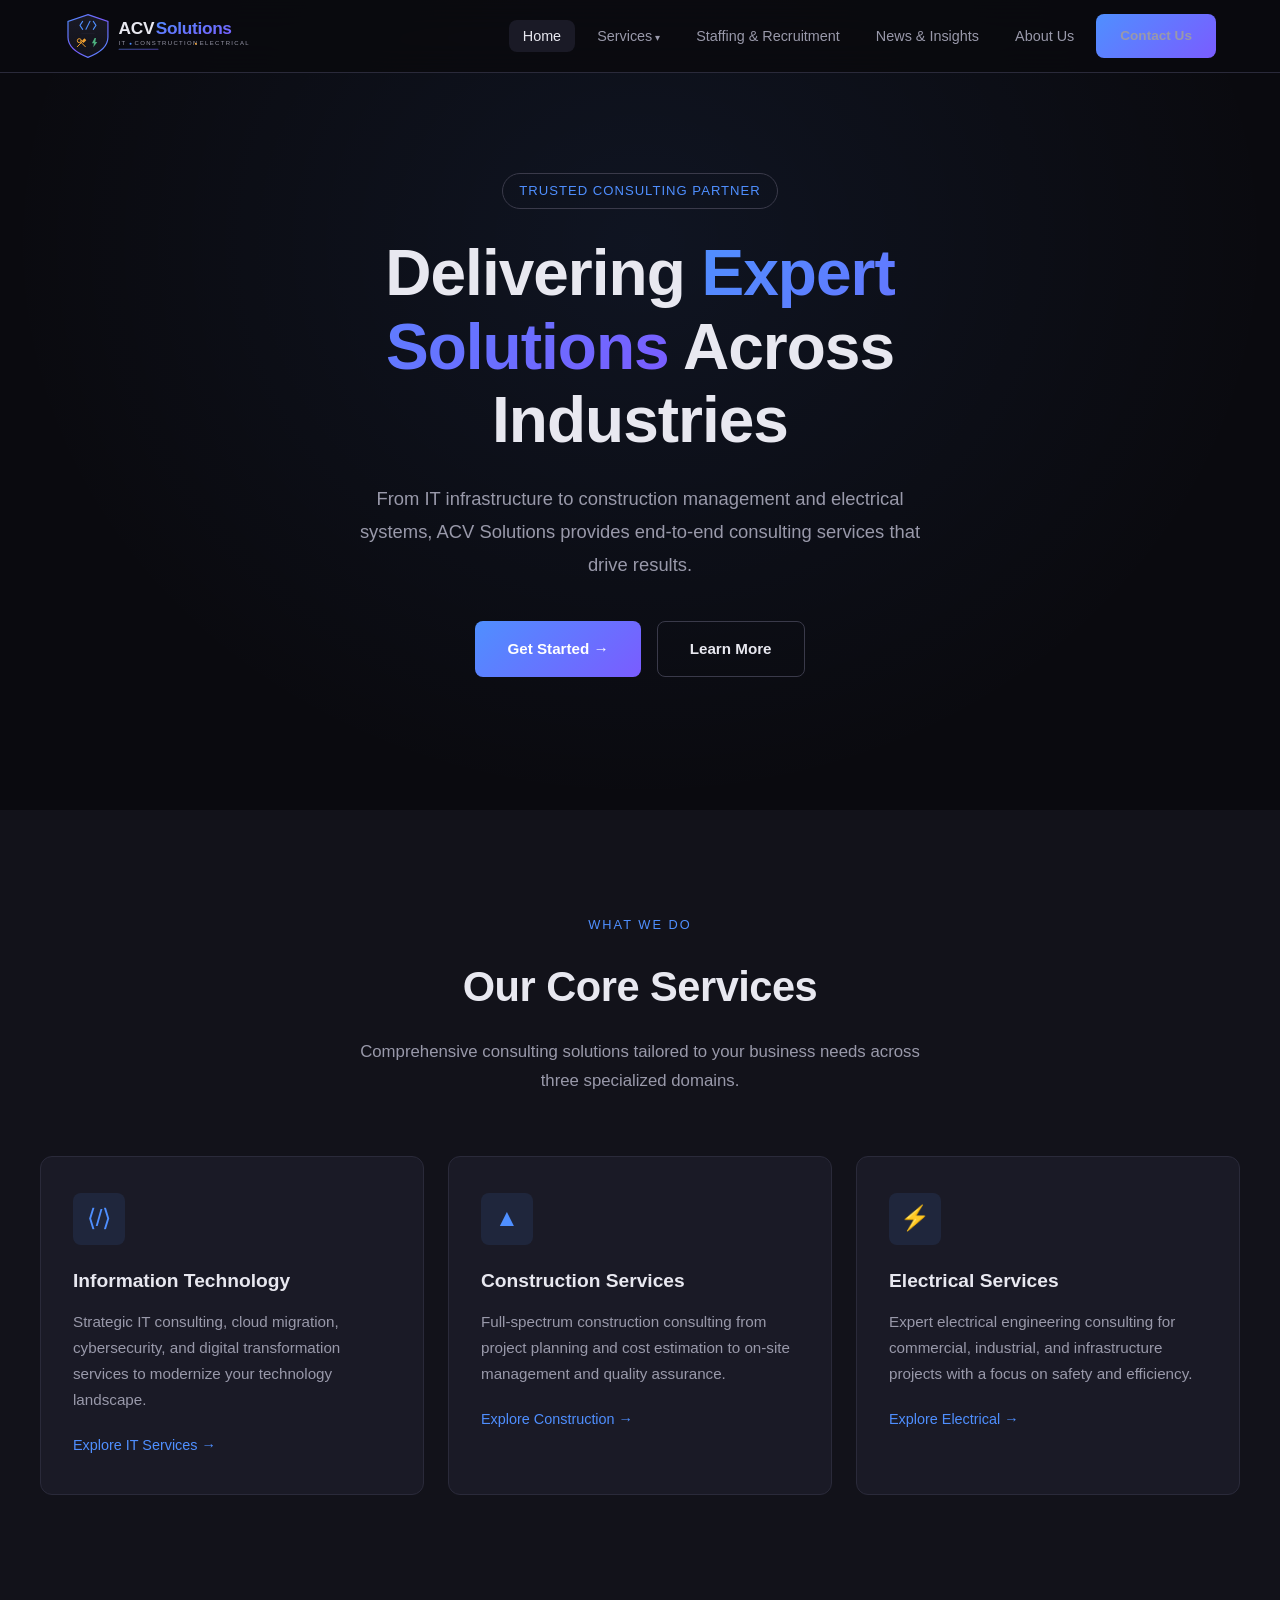
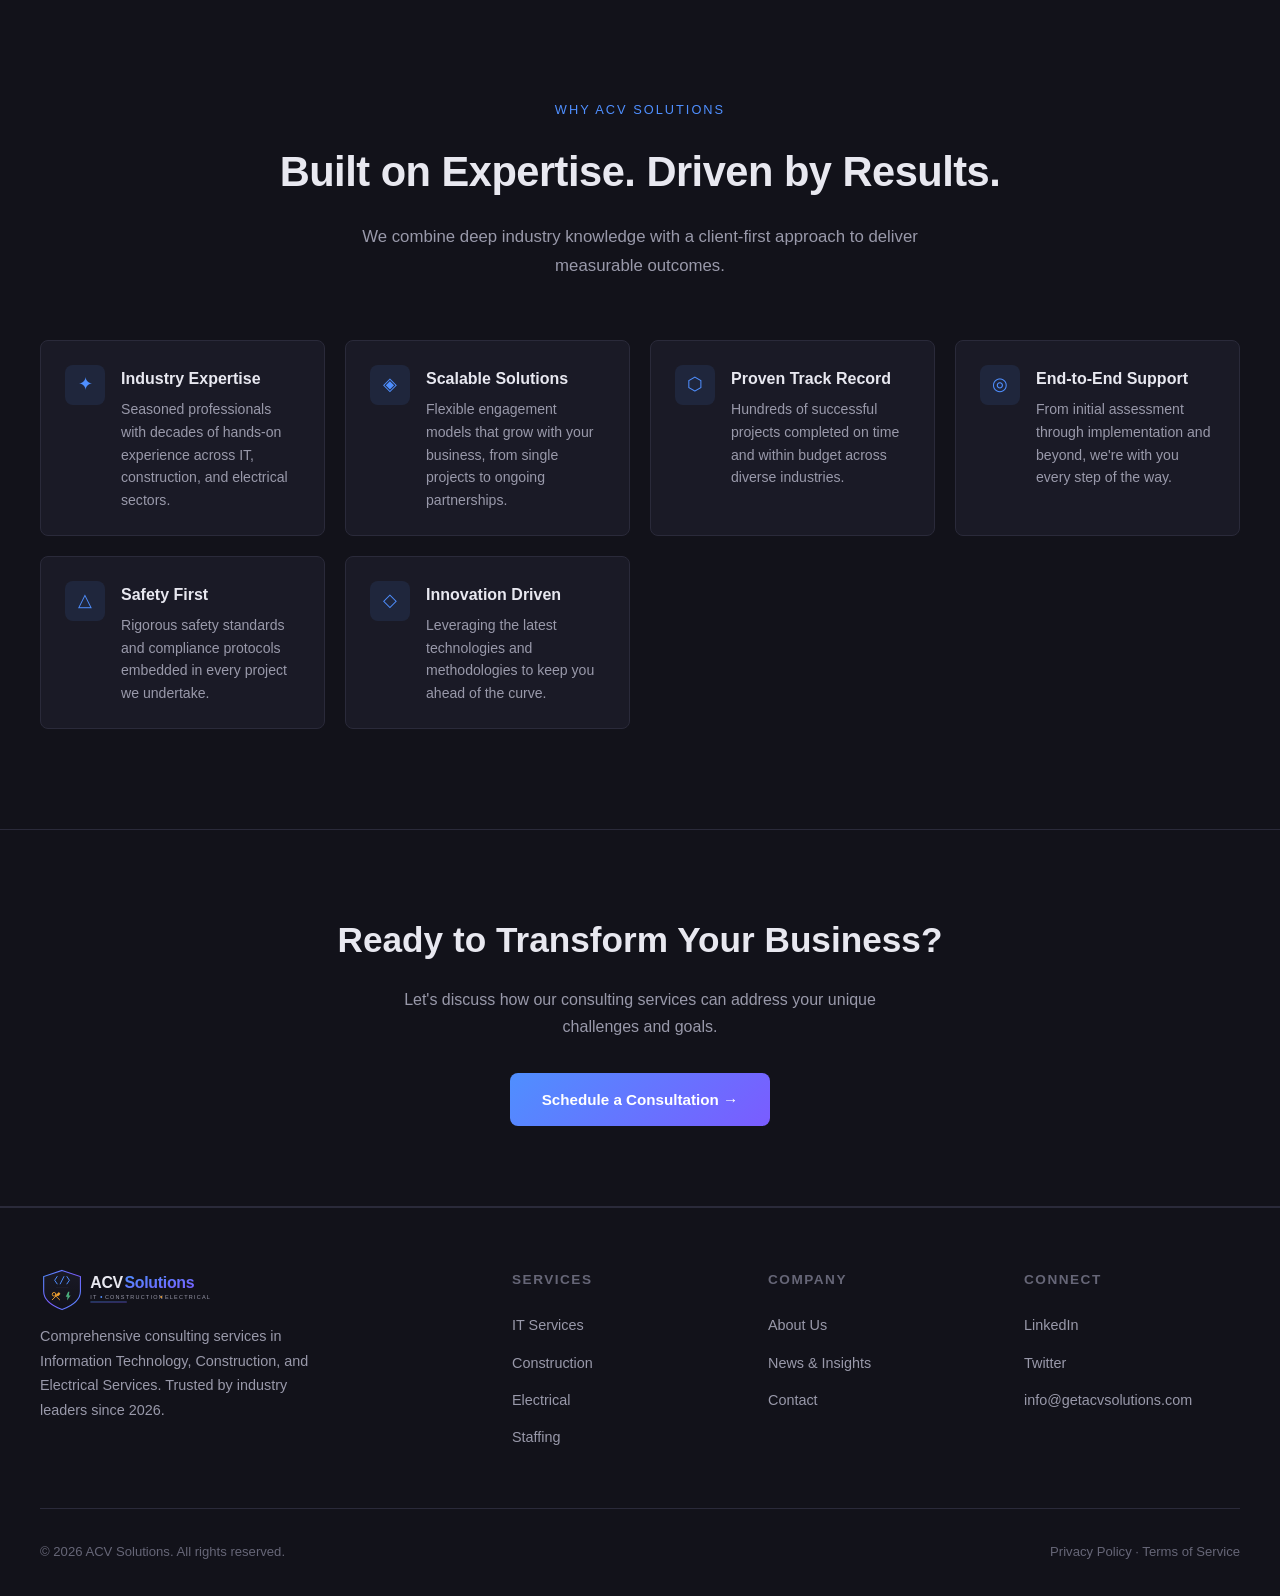
<file: index.html>
<!DOCTYPE html>
<html lang="en">
<head>
  <meta charset="UTF-8">
  <meta name="viewport" content="width=device-width, initial-scale=1.0">
  <title>ACV Solutions — Services Consulting</title>
  <link rel="stylesheet" href="styles.css">
</head>
<body>

  <!-- Navigation -->
  <nav class="navbar">
    <div class="nav-container">
      <a href="index.html" class="nav-logo"><img src="logo.svg" alt="ACV Solutions"></a>
      <ul class="nav-links" id="navLinks">
        <li><a href="index.html" class="active">Home</a></li>
        <li class="nav-dropdown">
          <a href="#">Services</a>
          <div class="dropdown-menu">
            <a href="it-services.html">Information Technology</a>
            <a href="construction.html">Construction Services</a>
            <a href="electrical.html">Electrical Services</a>
          </div>
        </li>
        <li><a href="staffing.html">Staffing &amp; Recruitment</a></li>
        <li><a href="news.html">News &amp; Insights</a></li>
        <li><a href="about.html">About Us</a></li>
        <li><a href="contact.html" class="btn btn-primary" style="padding:10px 24px;font-size:0.85rem;">Contact Us</a></li>
      </ul>
      <button class="nav-toggle" id="navToggle" aria-label="Toggle menu">
        <span></span><span></span><span></span>
      </button>
    </div>
  </nav>

  <!-- Hero -->
  <section class="hero">
    <div class="hero-content">
      <span class="hero-badge">Trusted Consulting Partner</span>
      <h1>Delivering <span class="highlight">Expert Solutions</span> Across Industries</h1>
      <p>From IT infrastructure to construction management and electrical systems, ACV Solutions provides end-to-end consulting services that drive results.</p>
      <div class="btn-group">
        <a href="contact.html" class="btn btn-primary">Get Started →</a>
        <a href="about.html" class="btn btn-secondary">Learn More</a>
      </div>
    </div>
  </section>

  <!-- Services Overview -->
  <section class="section section-dark">
    <div class="container">
      <div class="section-header">
        <span class="label">What We Do</span>
        <h2>Our Core Services</h2>
        <p>Comprehensive consulting solutions tailored to your business needs across three specialized domains.</p>
      </div>
      <div class="card-grid">
        <div class="card">
          <div class="card-icon">⟨/⟩</div>
          <h3>Information Technology</h3>
          <p>Strategic IT consulting, cloud migration, cybersecurity, and digital transformation services to modernize your technology landscape.</p>
          <a href="it-services.html" class="card-link">Explore IT Services →</a>
        </div>
        <div class="card">
          <div class="card-icon">▲</div>
          <h3>Construction Services</h3>
          <p>Full-spectrum construction consulting from project planning and cost estimation to on-site management and quality assurance.</p>
          <a href="construction.html" class="card-link">Explore Construction →</a>
        </div>
        <div class="card">
          <div class="card-icon">⚡</div>
          <h3>Electrical Services</h3>
          <p>Expert electrical engineering consulting for commercial, industrial, and infrastructure projects with a focus on safety and efficiency.</p>
          <a href="electrical.html" class="card-link">Explore Electrical →</a>
        </div>
      </div>
    </div>
  </section>

  <!-- Why Choose Us -->
  <section class="section section-dark">
    <div class="container">
      <div class="section-header">
        <span class="label">Why ACV Solutions</span>
        <h2>Built on Expertise. Driven by Results.</h2>
        <p>We combine deep industry knowledge with a client-first approach to deliver measurable outcomes.</p>
      </div>
      <div class="features-grid">
        <div class="feature-item">
          <div class="feature-icon">✦</div>
          <div class="feature-text">
            <h4>Industry Expertise</h4>
            <p>Seasoned professionals with decades of hands-on experience across IT, construction, and electrical sectors.</p>
          </div>
        </div>
        <div class="feature-item">
          <div class="feature-icon">◈</div>
          <div class="feature-text">
            <h4>Scalable Solutions</h4>
            <p>Flexible engagement models that grow with your business, from single projects to ongoing partnerships.</p>
          </div>
        </div>
        <div class="feature-item">
          <div class="feature-icon">⬡</div>
          <div class="feature-text">
            <h4>Proven Track Record</h4>
            <p>Hundreds of successful projects completed on time and within budget across diverse industries.</p>
          </div>
        </div>
        <div class="feature-item">
          <div class="feature-icon">◎</div>
          <div class="feature-text">
            <h4>End-to-End Support</h4>
            <p>From initial assessment through implementation and beyond, we're with you every step of the way.</p>
          </div>
        </div>
        <div class="feature-item">
          <div class="feature-icon">△</div>
          <div class="feature-text">
            <h4>Safety First</h4>
            <p>Rigorous safety standards and compliance protocols embedded in every project we undertake.</p>
          </div>
        </div>
        <div class="feature-item">
          <div class="feature-icon">◇</div>
          <div class="feature-text">
            <h4>Innovation Driven</h4>
            <p>Leveraging the latest technologies and methodologies to keep you ahead of the curve.</p>
          </div>
        </div>
      </div>
    </div>
  </section>

  <!-- CTA -->
  <section class="cta-section">
    <h2>Ready to Transform Your Business?</h2>
    <p>Let's discuss how our consulting services can address your unique challenges and goals.</p>
    <a href="contact.html" class="btn btn-primary">Schedule a Consultation →</a>
  </section>

  <!-- Footer -->
  <footer class="footer">
    <div class="footer-grid">
      <div class="footer-brand">
        <div class="nav-logo footer-logo"><img src="logo.svg" alt="ACV Solutions"></div>
        <p>Comprehensive consulting services in Information Technology, Construction, and Electrical Services. Trusted by industry leaders since 2026.</p>
      </div>
      <div>
        <h4>Services</h4>
        <ul class="footer-links">
          <li><a href="it-services.html">IT Services</a></li>
          <li><a href="construction.html">Construction</a></li>
          <li><a href="electrical.html">Electrical</a></li>
          <li><a href="staffing.html">Staffing</a></li>
        </ul>
      </div>
      <div>
        <h4>Company</h4>
        <ul class="footer-links">
          <li><a href="about.html">About Us</a></li>
          <li><a href="news.html">News &amp; Insights</a></li>
          <li><a href="contact.html">Contact</a></li>
        </ul>
      </div>
      <div>
        <h4>Connect</h4>
        <ul class="footer-links">
          <li><a href="#">LinkedIn</a></li>
          <li><a href="#">Twitter</a></li>
          <li><a href="mailto:info@getacvsolutions.com">info@getacvsolutions.com</a></li>
        </ul>
      </div>
    </div>
    <div class="footer-bottom">
      <span>&copy; 2026 ACV Solutions. All rights reserved.</span>
      <span>Privacy Policy &middot; Terms of Service</span>
    </div>
  </footer>

  <script>
    document.getElementById('navToggle').addEventListener('click', function() {
      document.getElementById('navLinks').classList.toggle('open');
    });
  </script>
</body>
</html>
</file>
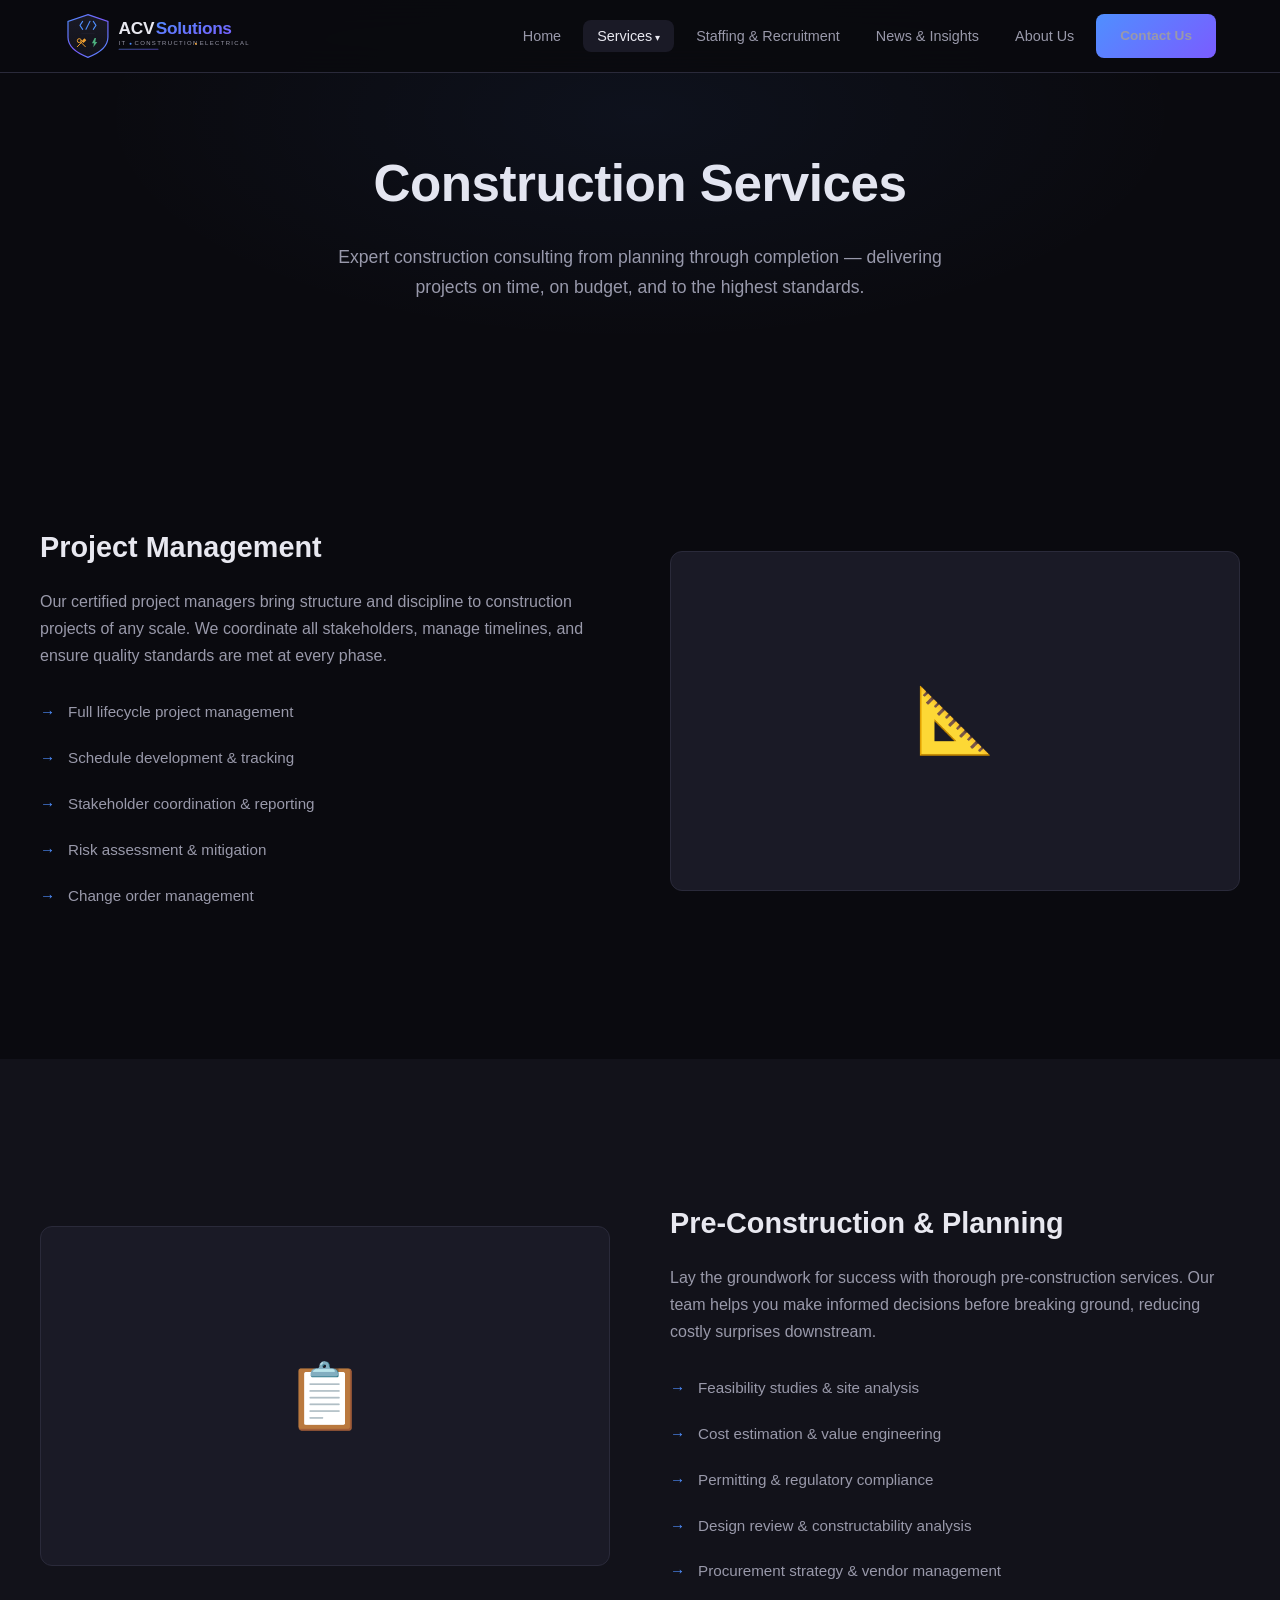
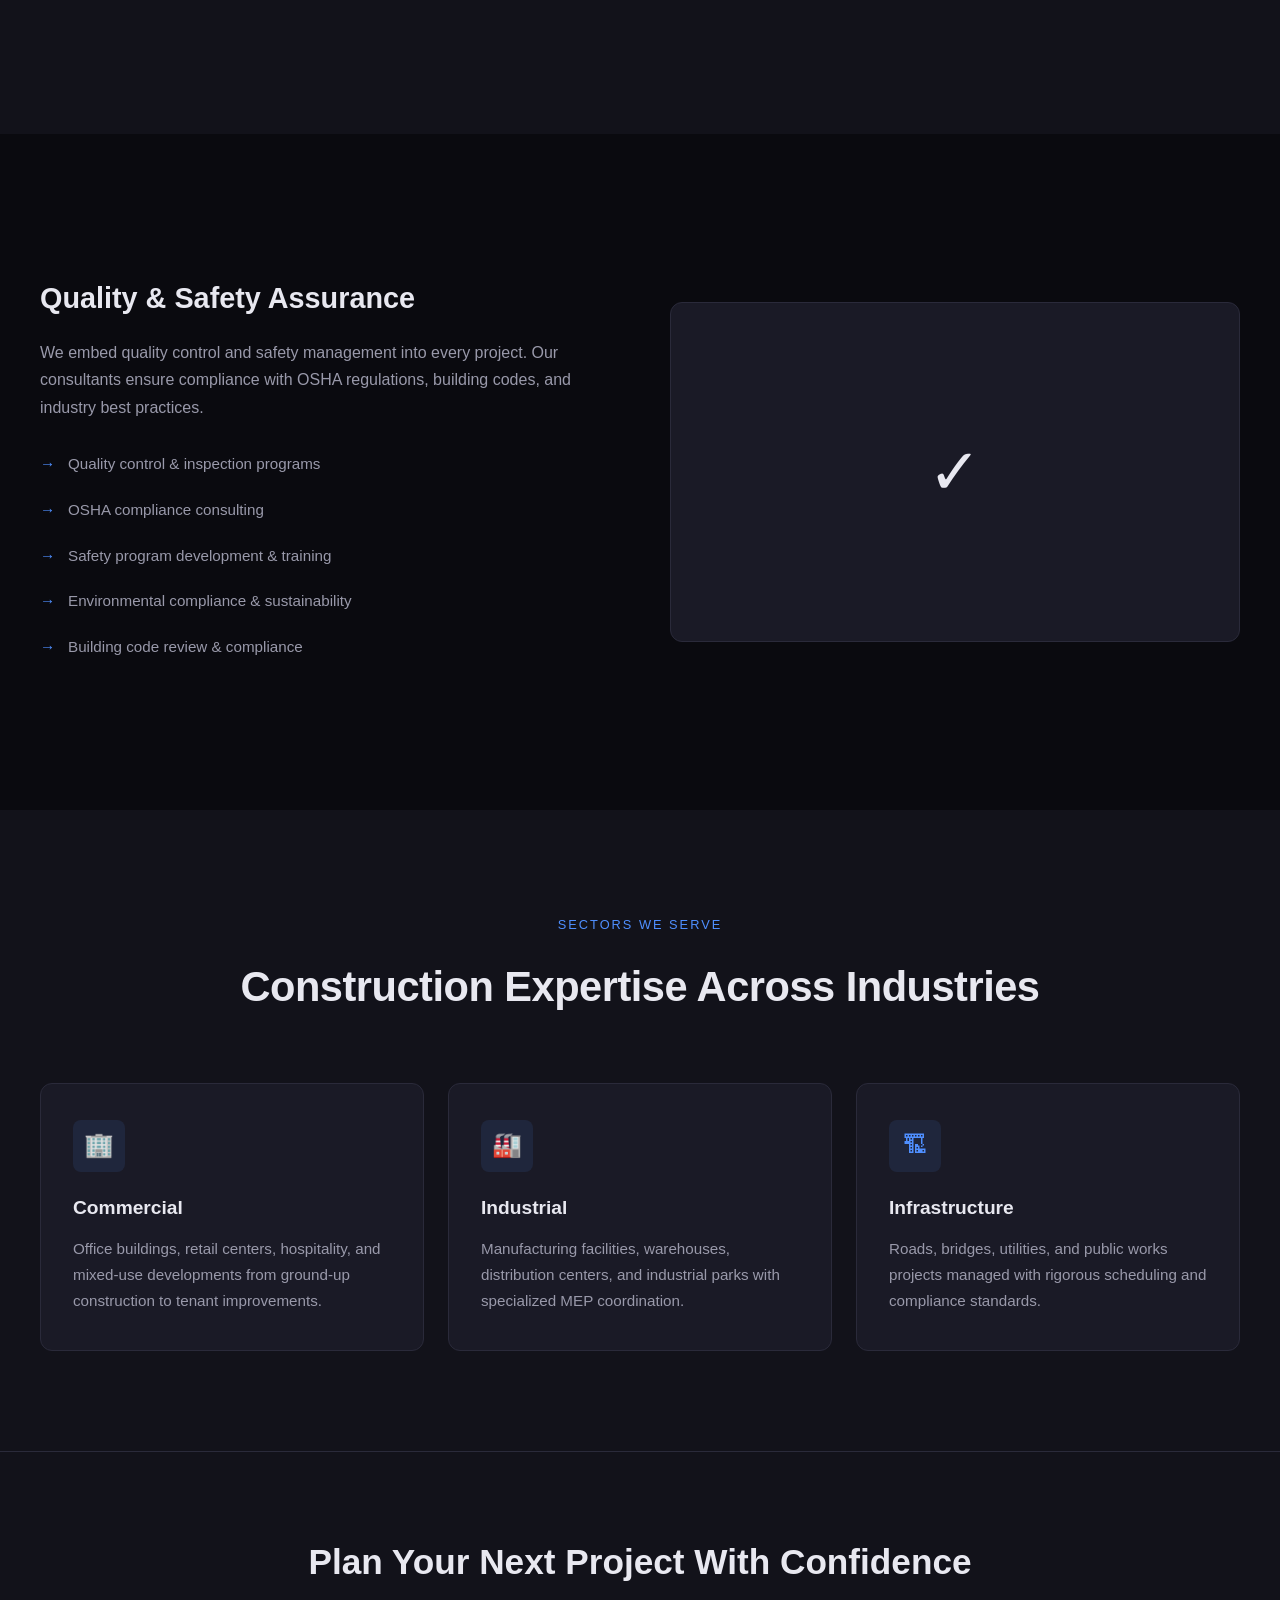
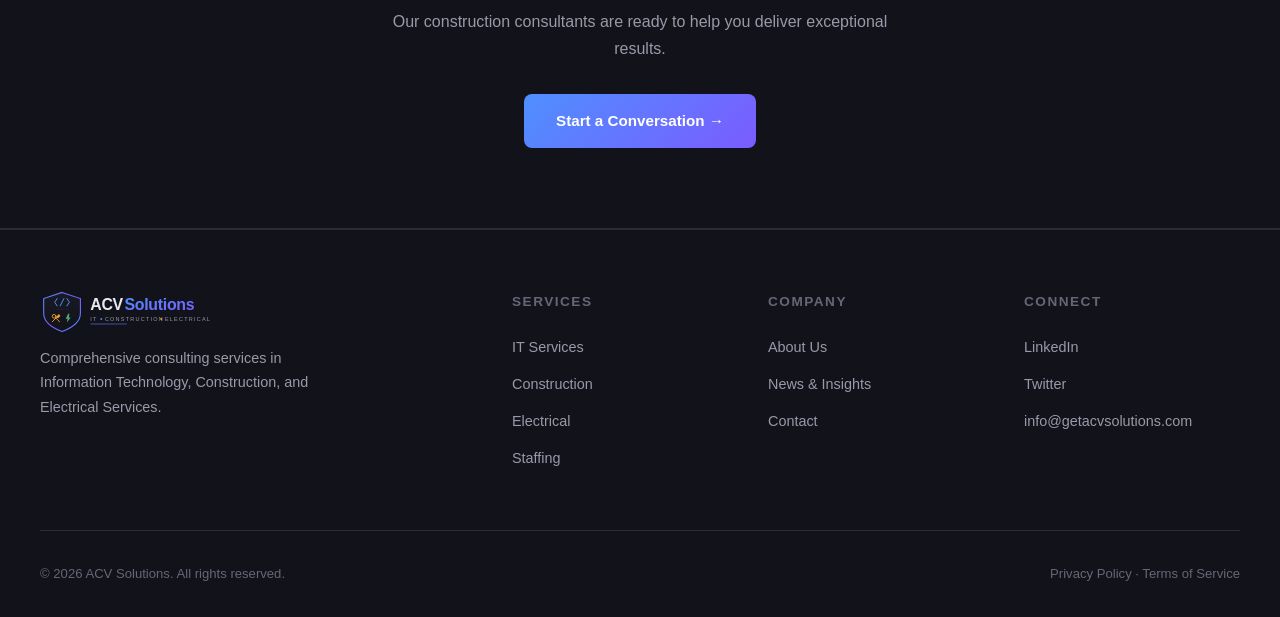
<file: construction.html>
<!DOCTYPE html>
<html lang="en">
<head>
  <meta charset="UTF-8">
  <meta name="viewport" content="width=device-width, initial-scale=1.0">
  <title>Construction Services — ACV Solutions</title>
  <link rel="stylesheet" href="styles.css">
</head>
<body>

  <nav class="navbar">
    <div class="nav-container">
      <a href="index.html" class="nav-logo"><img src="logo.svg" alt="ACV Solutions"></a>
      <ul class="nav-links" id="navLinks">
        <li><a href="index.html">Home</a></li>
        <li class="nav-dropdown">
          <a href="#" class="active">Services</a>
          <div class="dropdown-menu">
            <a href="it-services.html">Information Technology</a>
            <a href="construction.html" class="active">Construction Services</a>
            <a href="electrical.html">Electrical Services</a>
          </div>
        </li>
        <li><a href="staffing.html">Staffing &amp; Recruitment</a></li>
        <li><a href="news.html">News &amp; Insights</a></li>
        <li><a href="about.html">About Us</a></li>
        <li><a href="contact.html" class="btn btn-primary" style="padding:10px 24px;font-size:0.85rem;">Contact Us</a></li>
      </ul>
      <button class="nav-toggle" id="navToggle" aria-label="Toggle menu">
        <span></span><span></span><span></span>
      </button>
    </div>
  </nav>

  <section class="page-hero">
    <h1>Construction Services</h1>
    <p>Expert construction consulting from planning through completion — delivering projects on time, on budget, and to the highest standards.</p>
  </section>

  <section class="section">
    <div class="container">
      <div class="service-detail">
        <div class="service-text">
          <h2>Project Management</h2>
          <p>Our certified project managers bring structure and discipline to construction projects of any scale. We coordinate all stakeholders, manage timelines, and ensure quality standards are met at every phase.</p>
          <ul class="service-list">
            <li>Full lifecycle project management</li>
            <li>Schedule development &amp; tracking</li>
            <li>Stakeholder coordination &amp; reporting</li>
            <li>Risk assessment &amp; mitigation</li>
            <li>Change order management</li>
          </ul>
        </div>
        <div class="service-visual">📐</div>
      </div>
    </div>
  </section>

  <section class="section section-dark">
    <div class="container">
      <div class="service-detail reverse">
        <div class="service-text">
          <h2>Pre-Construction &amp; Planning</h2>
          <p>Lay the groundwork for success with thorough pre-construction services. Our team helps you make informed decisions before breaking ground, reducing costly surprises downstream.</p>
          <ul class="service-list">
            <li>Feasibility studies &amp; site analysis</li>
            <li>Cost estimation &amp; value engineering</li>
            <li>Permitting &amp; regulatory compliance</li>
            <li>Design review &amp; constructability analysis</li>
            <li>Procurement strategy &amp; vendor management</li>
          </ul>
        </div>
        <div class="service-visual">📋</div>
      </div>
    </div>
  </section>

  <section class="section">
    <div class="container">
      <div class="service-detail">
        <div class="service-text">
          <h2>Quality &amp; Safety Assurance</h2>
          <p>We embed quality control and safety management into every project. Our consultants ensure compliance with OSHA regulations, building codes, and industry best practices.</p>
          <ul class="service-list">
            <li>Quality control &amp; inspection programs</li>
            <li>OSHA compliance consulting</li>
            <li>Safety program development &amp; training</li>
            <li>Environmental compliance &amp; sustainability</li>
            <li>Building code review &amp; compliance</li>
          </ul>
        </div>
        <div class="service-visual">✓</div>
      </div>
    </div>
  </section>

  <section class="section section-dark">
    <div class="container">
      <div class="section-header">
        <span class="label">Sectors We Serve</span>
        <h2>Construction Expertise Across Industries</h2>
      </div>
      <div class="card-grid">
        <div class="card">
          <div class="card-icon">🏢</div>
          <h3>Commercial</h3>
          <p>Office buildings, retail centers, hospitality, and mixed-use developments from ground-up construction to tenant improvements.</p>
        </div>
        <div class="card">
          <div class="card-icon">🏭</div>
          <h3>Industrial</h3>
          <p>Manufacturing facilities, warehouses, distribution centers, and industrial parks with specialized MEP coordination.</p>
        </div>
        <div class="card">
          <div class="card-icon">🏗</div>
          <h3>Infrastructure</h3>
          <p>Roads, bridges, utilities, and public works projects managed with rigorous scheduling and compliance standards.</p>
        </div>
      </div>
    </div>
  </section>

  <section class="cta-section">
    <h2>Plan Your Next Project With Confidence</h2>
    <p>Our construction consultants are ready to help you deliver exceptional results.</p>
    <a href="contact.html" class="btn btn-primary">Start a Conversation →</a>
  </section>

  <footer class="footer">
    <div class="footer-grid">
      <div class="footer-brand">
        <div class="nav-logo footer-logo"><img src="logo.svg" alt="ACV Solutions"></div>
        <p>Comprehensive consulting services in Information Technology, Construction, and Electrical Services.</p>
      </div>
      <div>
        <h4>Services</h4>
        <ul class="footer-links">
          <li><a href="it-services.html">IT Services</a></li>
          <li><a href="construction.html">Construction</a></li>
          <li><a href="electrical.html">Electrical</a></li>
          <li><a href="staffing.html">Staffing</a></li>
        </ul>
      </div>
      <div>
        <h4>Company</h4>
        <ul class="footer-links">
          <li><a href="about.html">About Us</a></li>
          <li><a href="news.html">News &amp; Insights</a></li>
          <li><a href="contact.html">Contact</a></li>
        </ul>
      </div>
      <div>
        <h4>Connect</h4>
        <ul class="footer-links">
          <li><a href="#">LinkedIn</a></li>
          <li><a href="#">Twitter</a></li>
          <li><a href="mailto:info@getacvsolutions.com">info@getacvsolutions.com</a></li>
        </ul>
      </div>
    </div>
    <div class="footer-bottom">
      <span>&copy; 2026 ACV Solutions. All rights reserved.</span>
      <span>Privacy Policy &middot; Terms of Service</span>
    </div>
  </footer>

  <script>
    document.getElementById('navToggle').addEventListener('click', function() {
      document.getElementById('navLinks').classList.toggle('open');
    });
  </script>
</body>
</html>
</file>
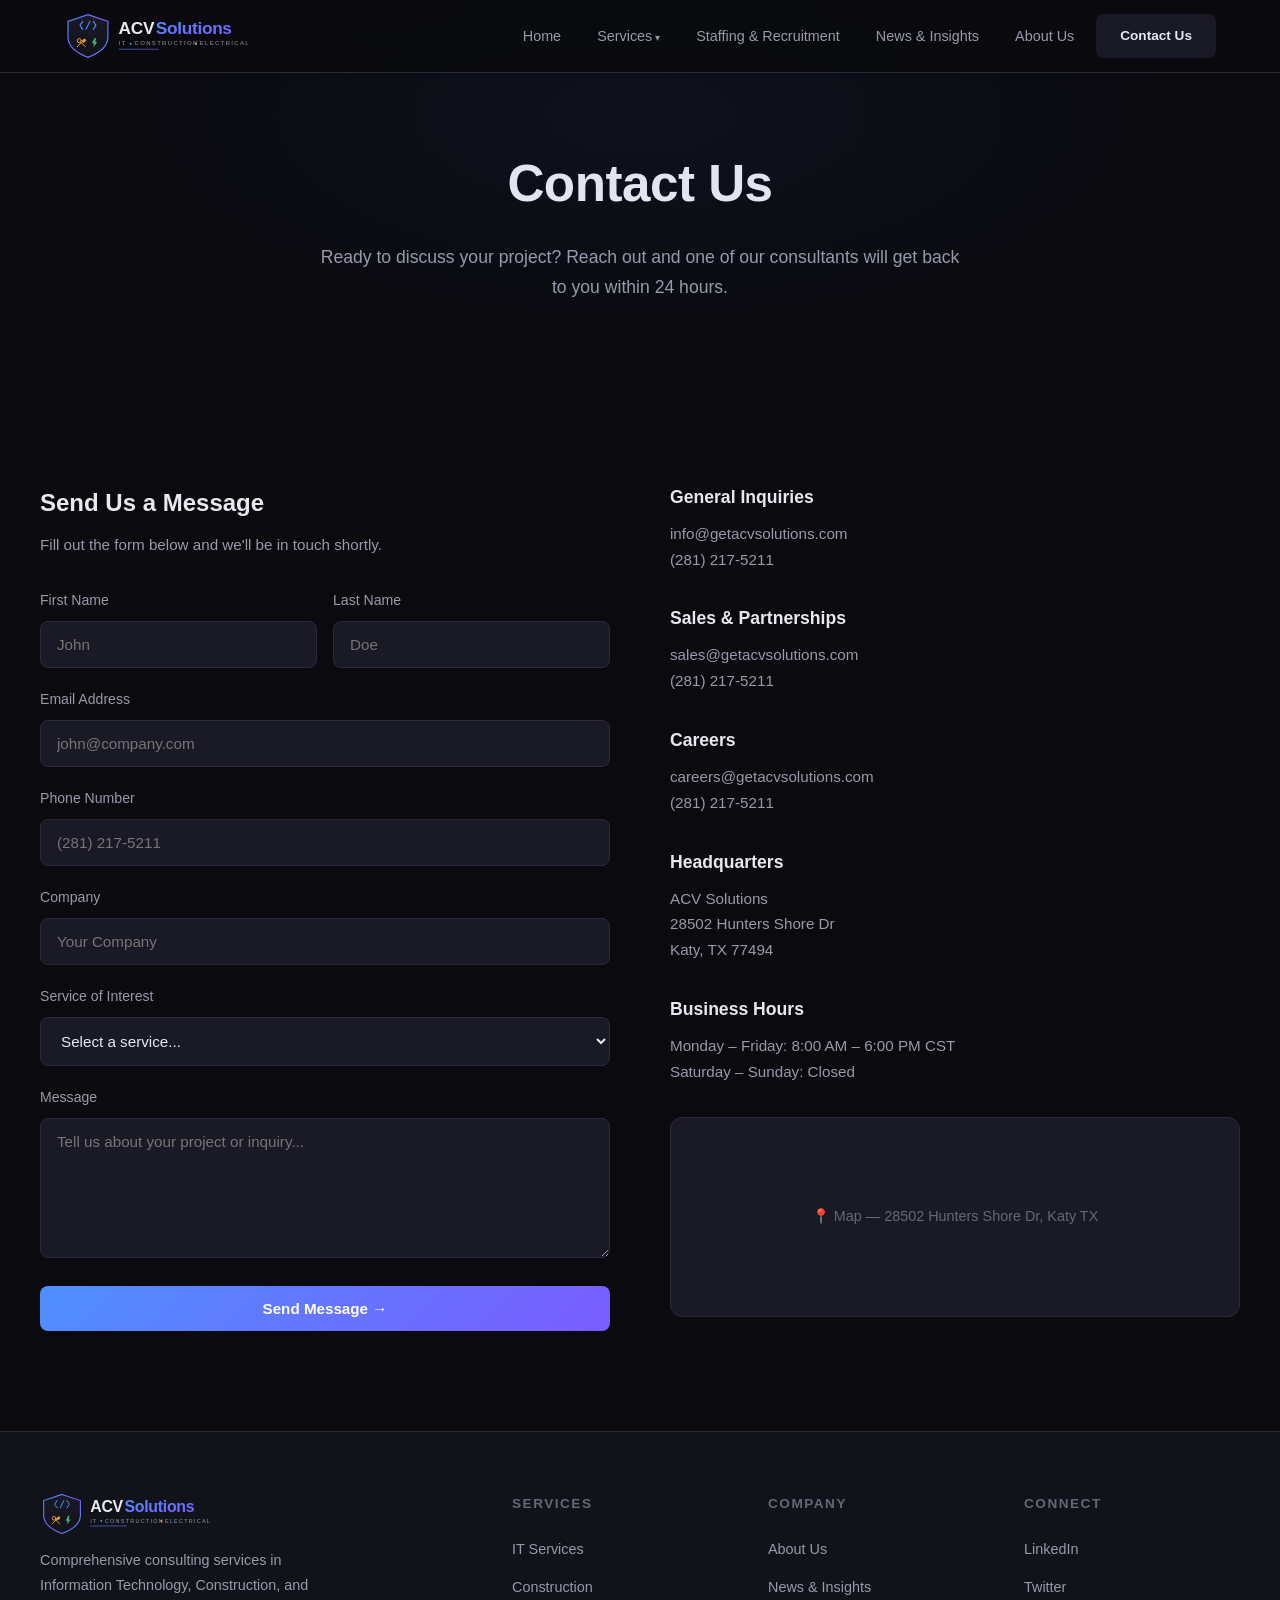
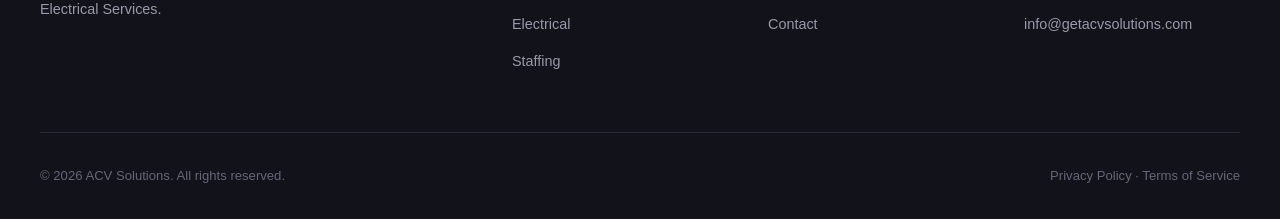
<file: contact.html>
<!DOCTYPE html>
<html lang="en">
<head>
  <meta charset="UTF-8">
  <meta name="viewport" content="width=device-width, initial-scale=1.0">
  <title>Contact Us — ACV Solutions</title>
  <link rel="stylesheet" href="styles.css">
</head>
<body>

  <nav class="navbar">
    <div class="nav-container">
      <a href="index.html" class="nav-logo"><img src="logo.svg" alt="ACV Solutions"></a>
      <ul class="nav-links" id="navLinks">
        <li><a href="index.html">Home</a></li>
        <li class="nav-dropdown">
          <a href="#">Services</a>
          <div class="dropdown-menu">
            <a href="it-services.html">Information Technology</a>
            <a href="construction.html">Construction Services</a>
            <a href="electrical.html">Electrical Services</a>
          </div>
        </li>
        <li><a href="staffing.html">Staffing &amp; Recruitment</a></li>
        <li><a href="news.html">News &amp; Insights</a></li>
        <li><a href="about.html">About Us</a></li>
        <li><a href="contact.html" class="btn btn-primary active" style="padding:10px 24px;font-size:0.85rem;">Contact Us</a></li>
      </ul>
      <button class="nav-toggle" id="navToggle" aria-label="Toggle menu">
        <span></span><span></span><span></span>
      </button>
    </div>
  </nav>

  <section class="page-hero">
    <h1>Contact Us</h1>
    <p>Ready to discuss your project? Reach out and one of our consultants will get back to you within 24 hours.</p>
  </section>

  <section class="section">
    <div class="container">
      <div class="contact-grid">
        <!-- Form -->
        <div>
          <h2 style="font-size:1.5rem;margin-bottom:8px;">Send Us a Message</h2>
          <p style="color:var(--text-secondary);margin-bottom:32px;font-size:0.95rem;">Fill out the form below and we'll be in touch shortly.</p>
          <form id="contactForm" onsubmit="return handleSubmit(event)">
            <div style="display:grid;grid-template-columns:1fr 1fr;gap:16px;">
              <div class="form-group">
                <label for="firstName">First Name</label>
                <input type="text" id="firstName" name="firstName" placeholder="John" required>
              </div>
              <div class="form-group">
                <label for="lastName">Last Name</label>
                <input type="text" id="lastName" name="lastName" placeholder="Doe" required>
              </div>
            </div>
            <div class="form-group">
              <label for="email">Email Address</label>
              <input type="email" id="email" name="email" placeholder="john@company.com" required>
            </div>
            <div class="form-group">
              <label for="phone">Phone Number</label>
              <input type="tel" id="phone" name="phone" placeholder="(281) 217-5211">
            </div>
            <div class="form-group">
              <label for="company">Company</label>
              <input type="text" id="company" name="company" placeholder="Your Company">
            </div>
            <div class="form-group">
              <label for="service">Service of Interest</label>
              <select id="service" name="service">
                <option value="">Select a service...</option>
                <option value="Information Technology">Information Technology</option>
                <option value="Construction Services">Construction Services</option>
                <option value="Electrical Services">Electrical Services</option>
                <option value="Staffing & Recruitment">Staffing &amp; Recruitment</option>
                <option value="Other">Other</option>
              </select>
            </div>
            <div class="form-group">
              <label for="message">Message</label>
              <textarea id="message" name="message" placeholder="Tell us about your project or inquiry..." required></textarea>
            </div>
            <button type="submit" id="submitBtn" class="btn btn-primary" style="width:100%;justify-content:center;">Send Message →</button>
            <div id="formSuccess" style="display:none;text-align:center;padding:20px;margin-top:16px;background:rgba(76,175,125,0.1);border:1px solid rgba(76,175,125,0.3);border-radius:8px;color:#4caf7d;">
              Your email client should open shortly. If it doesn't, please email us directly at <a href="mailto:info@getacvsolutions.com" style="color:#4caf7d;">info@getacvsolutions.com</a>
            </div>
          </form>
        </div>

        <!-- Contact Info -->
        <div>
          <div class="contact-info-block">
            <h3>General Inquiries</h3>
            <p>info@getacvsolutions.com</p>
            <p>(281) 217-5211</p>
          </div>
          <div class="contact-info-block">
            <h3>Sales &amp; Partnerships</h3>
            <p>sales@getacvsolutions.com</p>
            <p>(281) 217-5211</p>
          </div>
          <div class="contact-info-block">
            <h3>Careers</h3>
            <p>careers@getacvsolutions.com</p>
            <p>(281) 217-5211</p>
          </div>
          <div class="contact-info-block">
            <h3>Headquarters</h3>
            <p>ACV Solutions<br>28502 Hunters Shore Dr<br>Katy, TX 77494</p>
          </div>
          <div class="contact-info-block">
            <h3>Business Hours</h3>
            <p>Monday – Friday: 8:00 AM – 6:00 PM CST<br>Saturday – Sunday: Closed</p>
          </div>

          <!-- Map placeholder -->
          <div style="background:var(--bg-card);border:1px solid var(--border);border-radius:var(--radius);height:200px;display:flex;align-items:center;justify-content:center;color:var(--text-muted);font-size:0.9rem;margin-top:24px;">
            📍 Map — 28502 Hunters Shore Dr, Katy TX
          </div>
        </div>
      </div>
    </div>
  </section>

  <footer class="footer">
    <div class="footer-grid">
      <div class="footer-brand">
        <div class="nav-logo footer-logo"><img src="logo.svg" alt="ACV Solutions"></div>
        <p>Comprehensive consulting services in Information Technology, Construction, and Electrical Services.</p>
      </div>
      <div>
        <h4>Services</h4>
        <ul class="footer-links">
          <li><a href="it-services.html">IT Services</a></li>
          <li><a href="construction.html">Construction</a></li>
          <li><a href="electrical.html">Electrical</a></li>
          <li><a href="staffing.html">Staffing</a></li>
        </ul>
      </div>
      <div>
        <h4>Company</h4>
        <ul class="footer-links">
          <li><a href="about.html">About Us</a></li>
          <li><a href="news.html">News &amp; Insights</a></li>
          <li><a href="contact.html">Contact</a></li>
        </ul>
      </div>
      <div>
        <h4>Connect</h4>
        <ul class="footer-links">
          <li><a href="#">LinkedIn</a></li>
          <li><a href="#">Twitter</a></li>
          <li><a href="mailto:info@getacvsolutions.com">info@getacvsolutions.com</a></li>
        </ul>
      </div>
    </div>
    <div class="footer-bottom">
      <span>&copy; 2026 ACV Solutions. All rights reserved.</span>
      <span>Privacy Policy &middot; Terms of Service</span>
    </div>
  </footer>

  <script>
    document.getElementById('navToggle').addEventListener('click', function() {
      document.getElementById('navLinks').classList.toggle('open');
    });

    function handleSubmit(e) {
      e.preventDefault();
      var firstName = document.getElementById('firstName').value;
      var lastName = document.getElementById('lastName').value;
      var email = document.getElementById('email').value;
      var phone = document.getElementById('phone').value;
      var company = document.getElementById('company').value;
      var service = document.getElementById('service').value;
      var message = document.getElementById('message').value;

      var subject = encodeURIComponent('Inquiry from ' + firstName + ' ' + lastName + (service ? ' — ' + service : ''));
      var body = encodeURIComponent(
        'Name: ' + firstName + ' ' + lastName + '\n' +
        'Email: ' + email + '\n' +
        'Phone: ' + (phone || 'Not provided') + '\n' +
        'Company: ' + (company || 'Not provided') + '\n' +
        'Service: ' + (service || 'Not specified') + '\n\n' +
        'Message:\n' + message
      );

      window.location.href = 'mailto:info@getacvsolutions.com?subject=' + subject + '&body=' + body;

      document.getElementById('formSuccess').style.display = 'block';
      document.getElementById('submitBtn').textContent = 'Message Sent ✓';
      document.getElementById('submitBtn').style.opacity = '0.7';
      document.getElementById('submitBtn').disabled = true;
      return false;
    }
  </script>
</body>
</html>
</file>
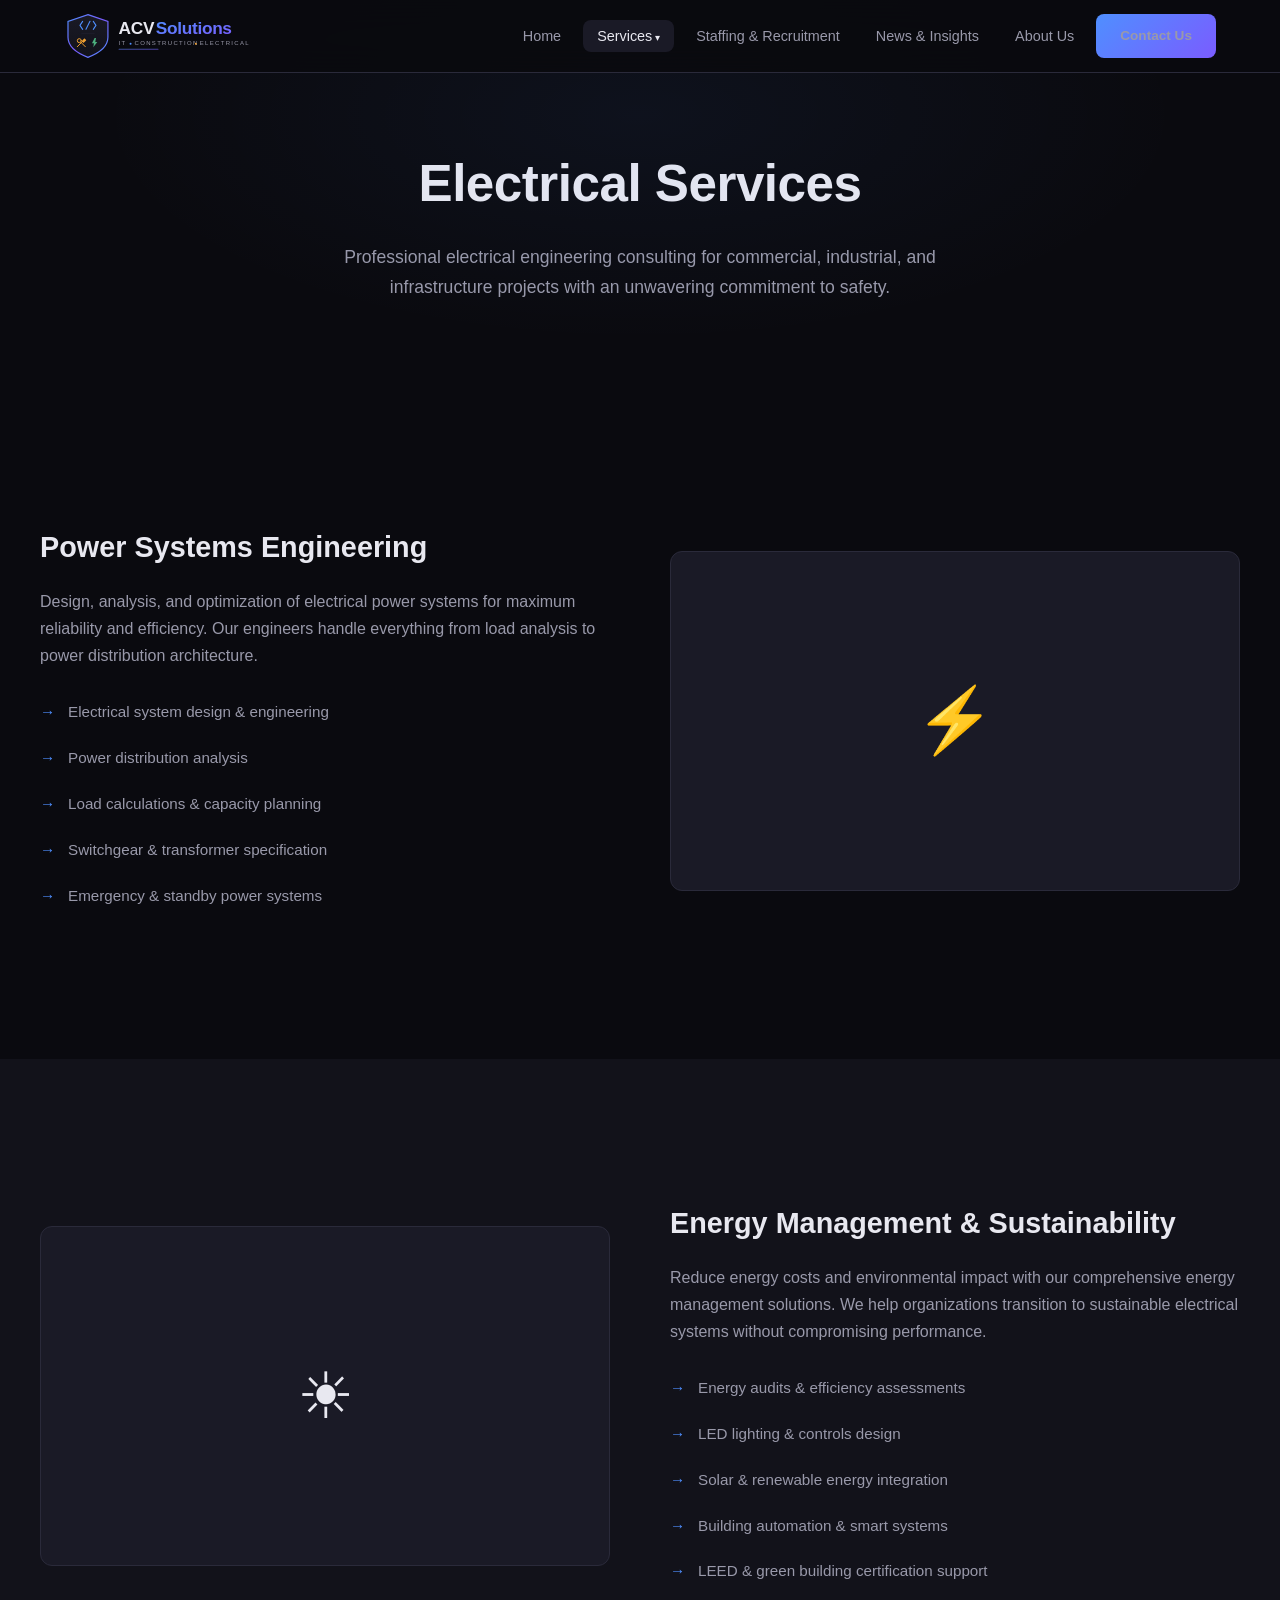
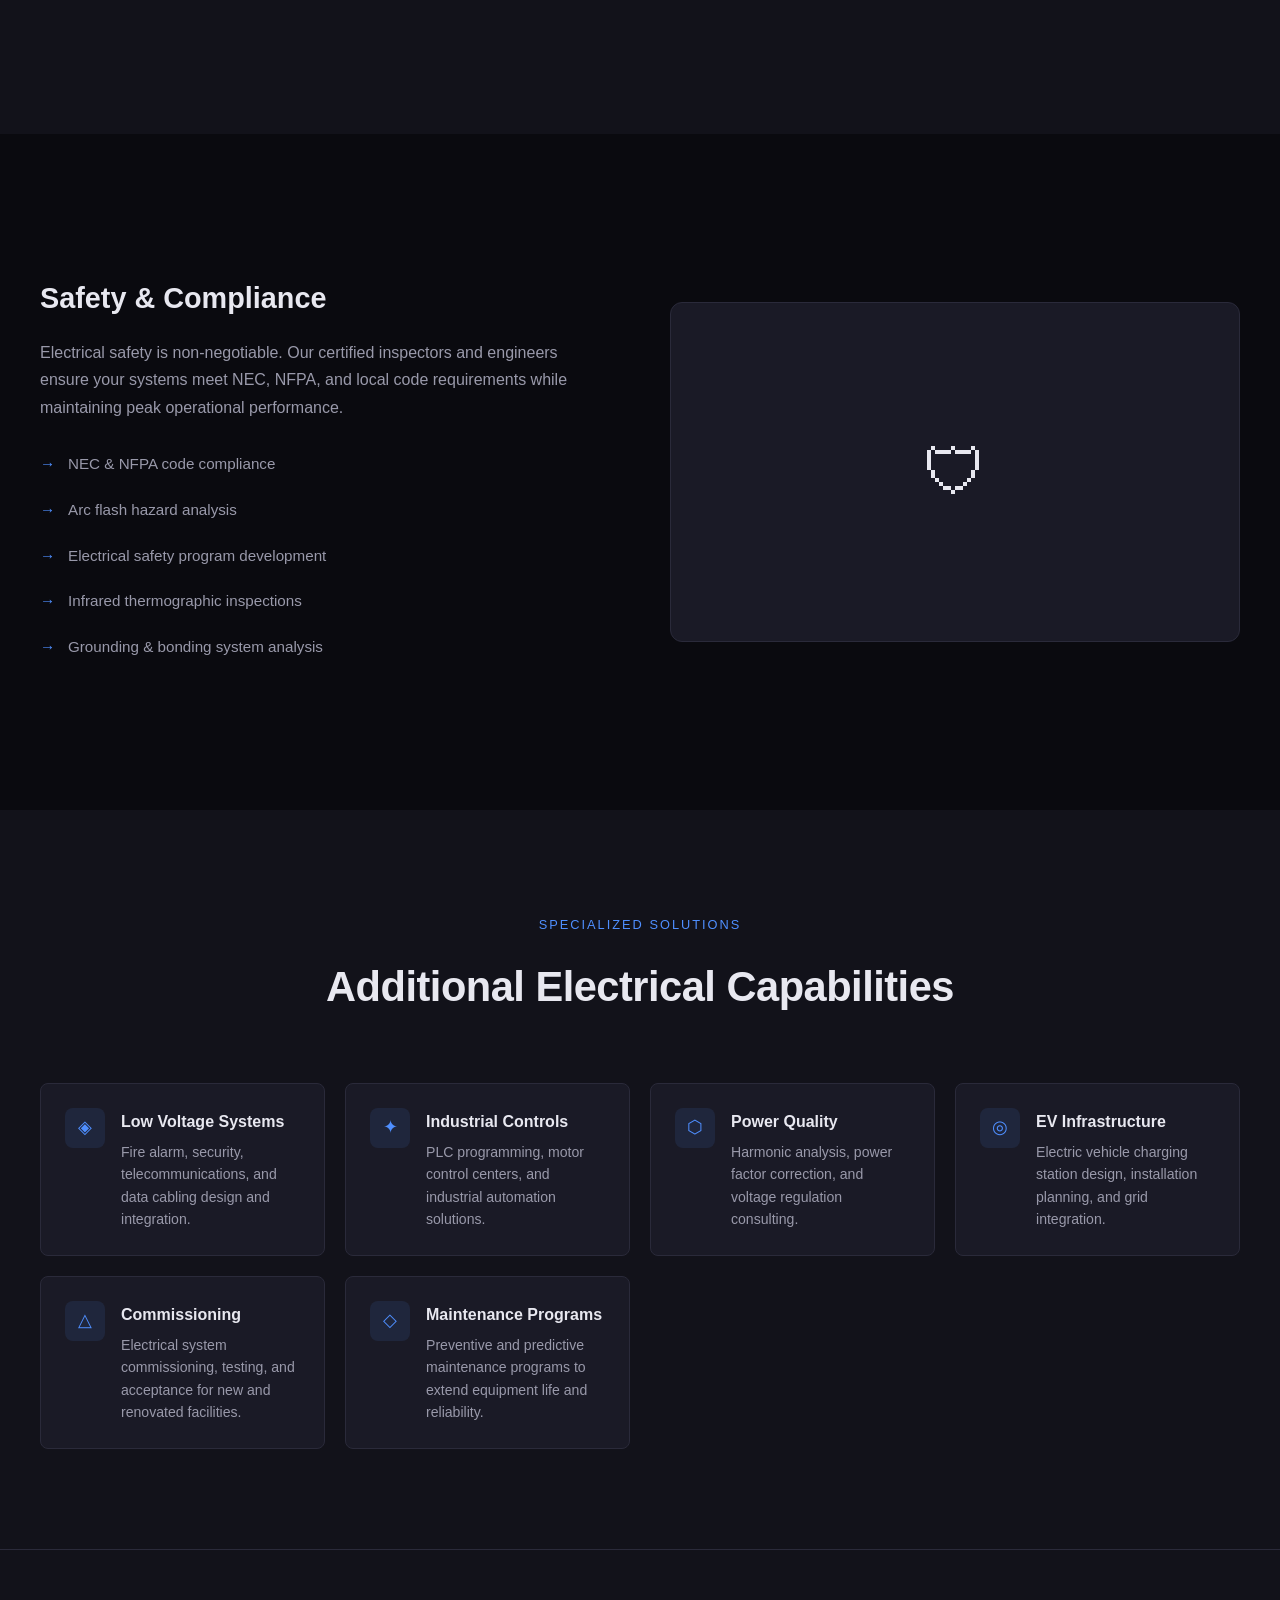
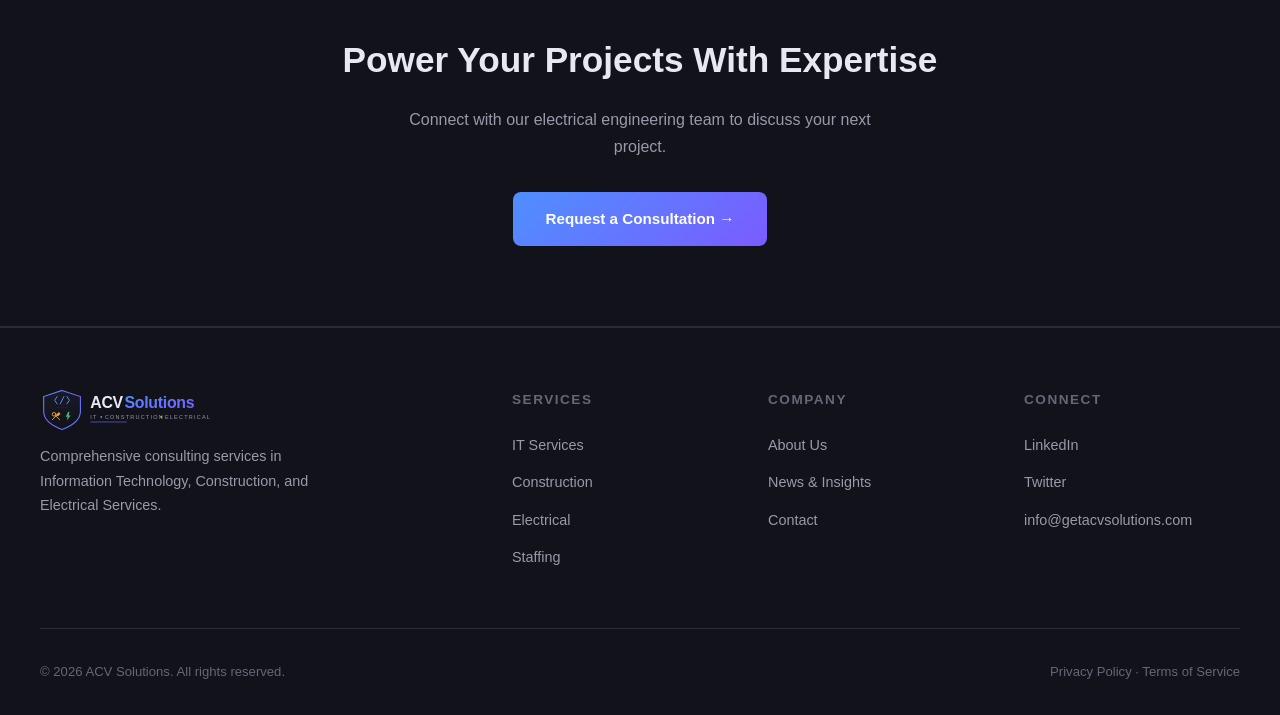
<file: electrical.html>
<!DOCTYPE html>
<html lang="en">
<head>
  <meta charset="UTF-8">
  <meta name="viewport" content="width=device-width, initial-scale=1.0">
  <title>Electrical Services — ACV Solutions</title>
  <link rel="stylesheet" href="styles.css">
</head>
<body>

  <nav class="navbar">
    <div class="nav-container">
      <a href="index.html" class="nav-logo"><img src="logo.svg" alt="ACV Solutions"></a>
      <ul class="nav-links" id="navLinks">
        <li><a href="index.html">Home</a></li>
        <li class="nav-dropdown">
          <a href="#" class="active">Services</a>
          <div class="dropdown-menu">
            <a href="it-services.html">Information Technology</a>
            <a href="construction.html">Construction Services</a>
            <a href="electrical.html" class="active">Electrical Services</a>
          </div>
        </li>
        <li><a href="staffing.html">Staffing &amp; Recruitment</a></li>
        <li><a href="news.html">News &amp; Insights</a></li>
        <li><a href="about.html">About Us</a></li>
        <li><a href="contact.html" class="btn btn-primary" style="padding:10px 24px;font-size:0.85rem;">Contact Us</a></li>
      </ul>
      <button class="nav-toggle" id="navToggle" aria-label="Toggle menu">
        <span></span><span></span><span></span>
      </button>
    </div>
  </nav>

  <section class="page-hero">
    <h1>Electrical Services</h1>
    <p>Professional electrical engineering consulting for commercial, industrial, and infrastructure projects with an unwavering commitment to safety.</p>
  </section>

  <section class="section">
    <div class="container">
      <div class="service-detail">
        <div class="service-text">
          <h2>Power Systems Engineering</h2>
          <p>Design, analysis, and optimization of electrical power systems for maximum reliability and efficiency. Our engineers handle everything from load analysis to power distribution architecture.</p>
          <ul class="service-list">
            <li>Electrical system design &amp; engineering</li>
            <li>Power distribution analysis</li>
            <li>Load calculations &amp; capacity planning</li>
            <li>Switchgear &amp; transformer specification</li>
            <li>Emergency &amp; standby power systems</li>
          </ul>
        </div>
        <div class="service-visual">⚡</div>
      </div>
    </div>
  </section>

  <section class="section section-dark">
    <div class="container">
      <div class="service-detail reverse">
        <div class="service-text">
          <h2>Energy Management &amp; Sustainability</h2>
          <p>Reduce energy costs and environmental impact with our comprehensive energy management solutions. We help organizations transition to sustainable electrical systems without compromising performance.</p>
          <ul class="service-list">
            <li>Energy audits &amp; efficiency assessments</li>
            <li>LED lighting &amp; controls design</li>
            <li>Solar &amp; renewable energy integration</li>
            <li>Building automation &amp; smart systems</li>
            <li>LEED &amp; green building certification support</li>
          </ul>
        </div>
        <div class="service-visual">☀</div>
      </div>
    </div>
  </section>

  <section class="section">
    <div class="container">
      <div class="service-detail">
        <div class="service-text">
          <h2>Safety &amp; Compliance</h2>
          <p>Electrical safety is non-negotiable. Our certified inspectors and engineers ensure your systems meet NEC, NFPA, and local code requirements while maintaining peak operational performance.</p>
          <ul class="service-list">
            <li>NEC &amp; NFPA code compliance</li>
            <li>Arc flash hazard analysis</li>
            <li>Electrical safety program development</li>
            <li>Infrared thermographic inspections</li>
            <li>Grounding &amp; bonding system analysis</li>
          </ul>
        </div>
        <div class="service-visual">🛡</div>
      </div>
    </div>
  </section>

  <section class="section section-dark">
    <div class="container">
      <div class="section-header">
        <span class="label">Specialized Solutions</span>
        <h2>Additional Electrical Capabilities</h2>
      </div>
      <div class="features-grid">
        <div class="feature-item">
          <div class="feature-icon">◈</div>
          <div class="feature-text">
            <h4>Low Voltage Systems</h4>
            <p>Fire alarm, security, telecommunications, and data cabling design and integration.</p>
          </div>
        </div>
        <div class="feature-item">
          <div class="feature-icon">✦</div>
          <div class="feature-text">
            <h4>Industrial Controls</h4>
            <p>PLC programming, motor control centers, and industrial automation solutions.</p>
          </div>
        </div>
        <div class="feature-item">
          <div class="feature-icon">⬡</div>
          <div class="feature-text">
            <h4>Power Quality</h4>
            <p>Harmonic analysis, power factor correction, and voltage regulation consulting.</p>
          </div>
        </div>
        <div class="feature-item">
          <div class="feature-icon">◎</div>
          <div class="feature-text">
            <h4>EV Infrastructure</h4>
            <p>Electric vehicle charging station design, installation planning, and grid integration.</p>
          </div>
        </div>
        <div class="feature-item">
          <div class="feature-icon">△</div>
          <div class="feature-text">
            <h4>Commissioning</h4>
            <p>Electrical system commissioning, testing, and acceptance for new and renovated facilities.</p>
          </div>
        </div>
        <div class="feature-item">
          <div class="feature-icon">◇</div>
          <div class="feature-text">
            <h4>Maintenance Programs</h4>
            <p>Preventive and predictive maintenance programs to extend equipment life and reliability.</p>
          </div>
        </div>
      </div>
    </div>
  </section>

  <section class="cta-section">
    <h2>Power Your Projects With Expertise</h2>
    <p>Connect with our electrical engineering team to discuss your next project.</p>
    <a href="contact.html" class="btn btn-primary">Request a Consultation →</a>
  </section>

  <footer class="footer">
    <div class="footer-grid">
      <div class="footer-brand">
        <div class="nav-logo footer-logo"><img src="logo.svg" alt="ACV Solutions"></div>
        <p>Comprehensive consulting services in Information Technology, Construction, and Electrical Services.</p>
      </div>
      <div>
        <h4>Services</h4>
        <ul class="footer-links">
          <li><a href="it-services.html">IT Services</a></li>
          <li><a href="construction.html">Construction</a></li>
          <li><a href="electrical.html">Electrical</a></li>
          <li><a href="staffing.html">Staffing</a></li>
        </ul>
      </div>
      <div>
        <h4>Company</h4>
        <ul class="footer-links">
          <li><a href="about.html">About Us</a></li>
          <li><a href="news.html">News &amp; Insights</a></li>
          <li><a href="contact.html">Contact</a></li>
        </ul>
      </div>
      <div>
        <h4>Connect</h4>
        <ul class="footer-links">
          <li><a href="#">LinkedIn</a></li>
          <li><a href="#">Twitter</a></li>
          <li><a href="mailto:info@getacvsolutions.com">info@getacvsolutions.com</a></li>
        </ul>
      </div>
    </div>
    <div class="footer-bottom">
      <span>&copy; 2026 ACV Solutions. All rights reserved.</span>
      <span>Privacy Policy &middot; Terms of Service</span>
    </div>
  </footer>

  <script>
    document.getElementById('navToggle').addEventListener('click', function() {
      document.getElementById('navLinks').classList.toggle('open');
    });
  </script>
</body>
</html>
</file>
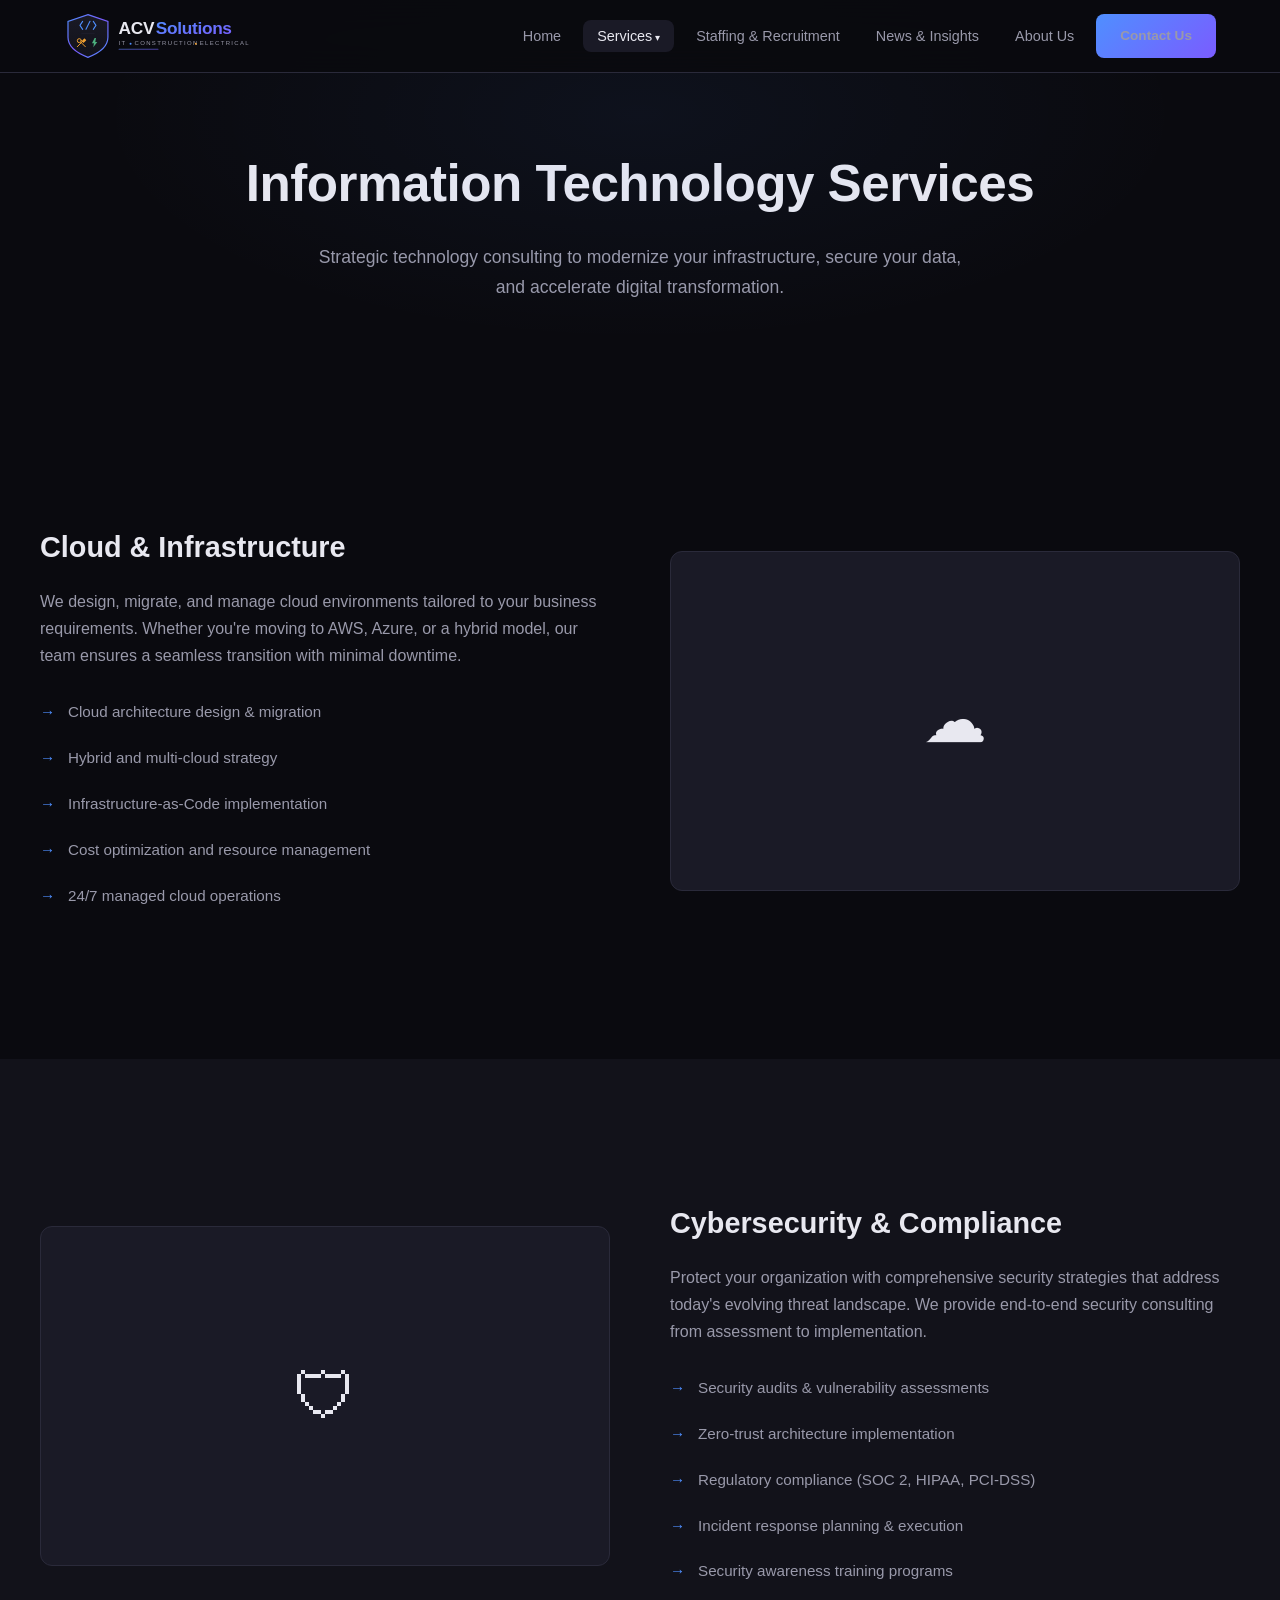
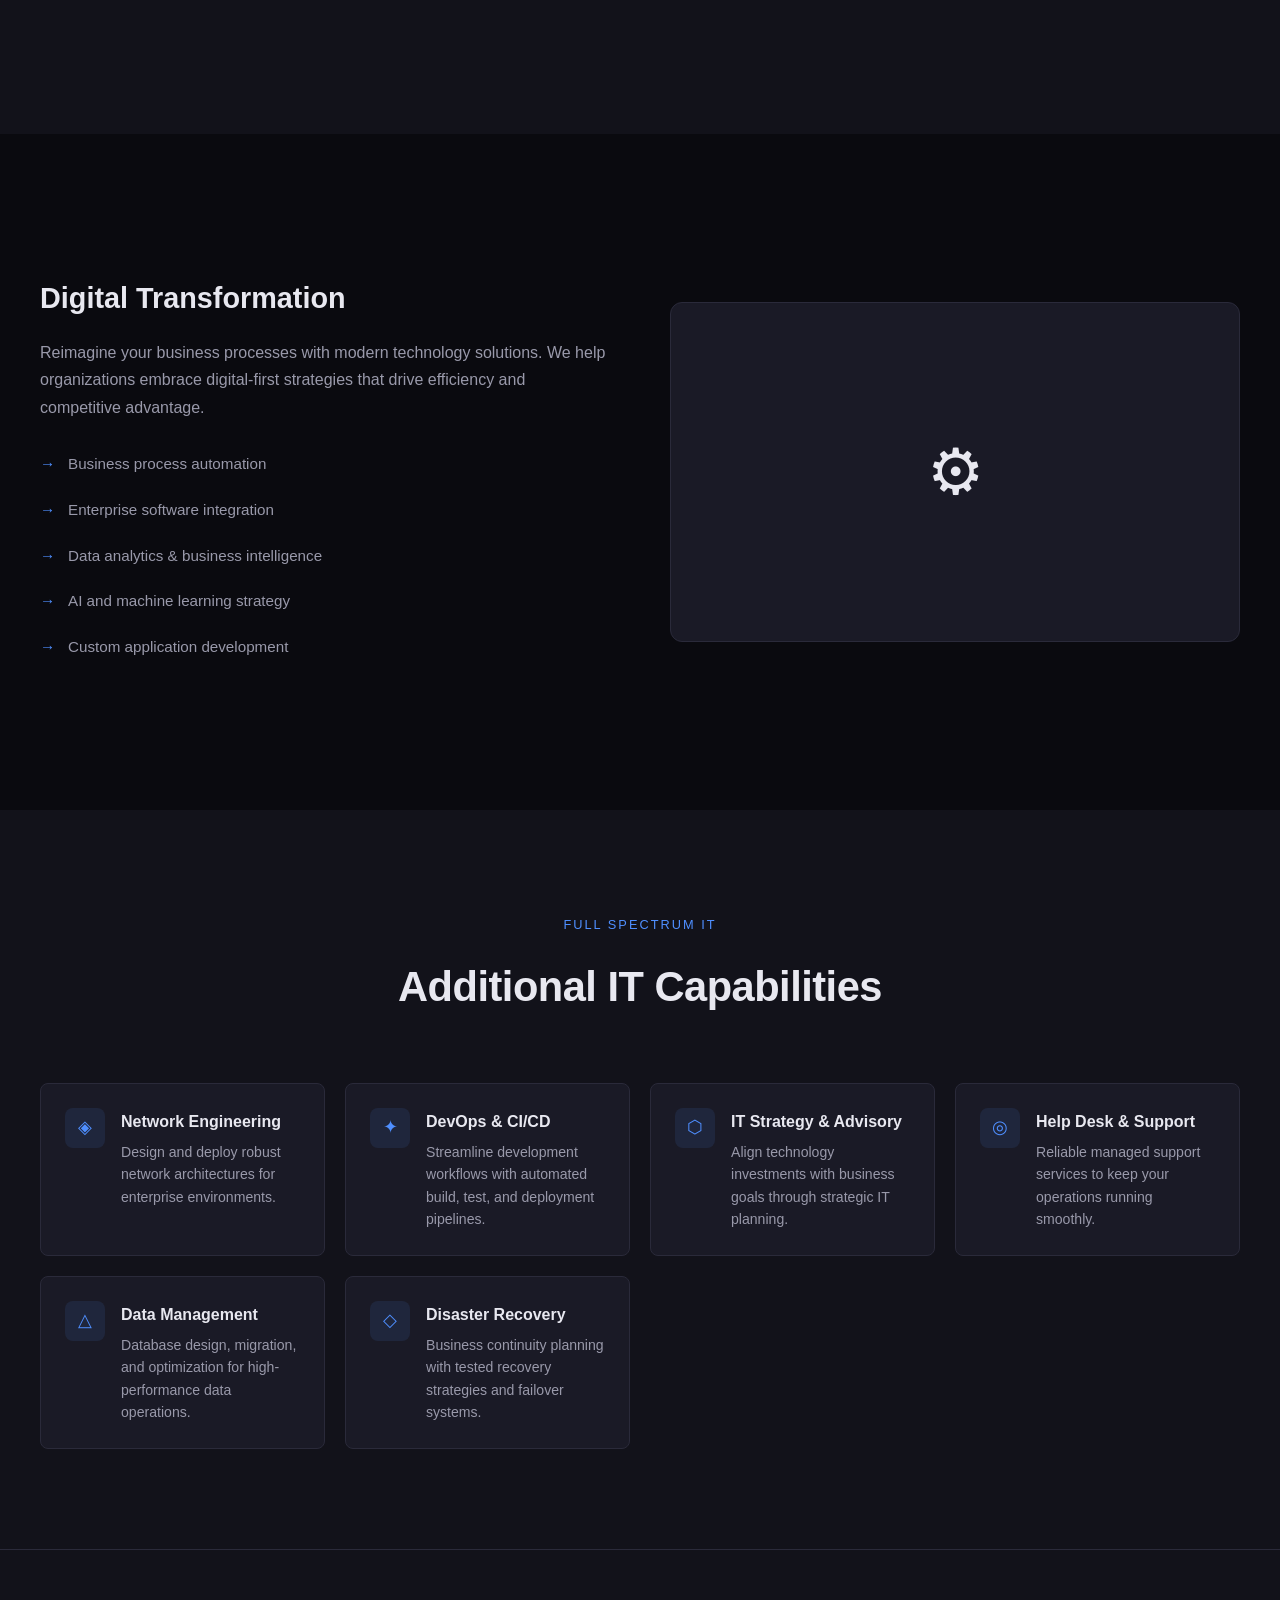
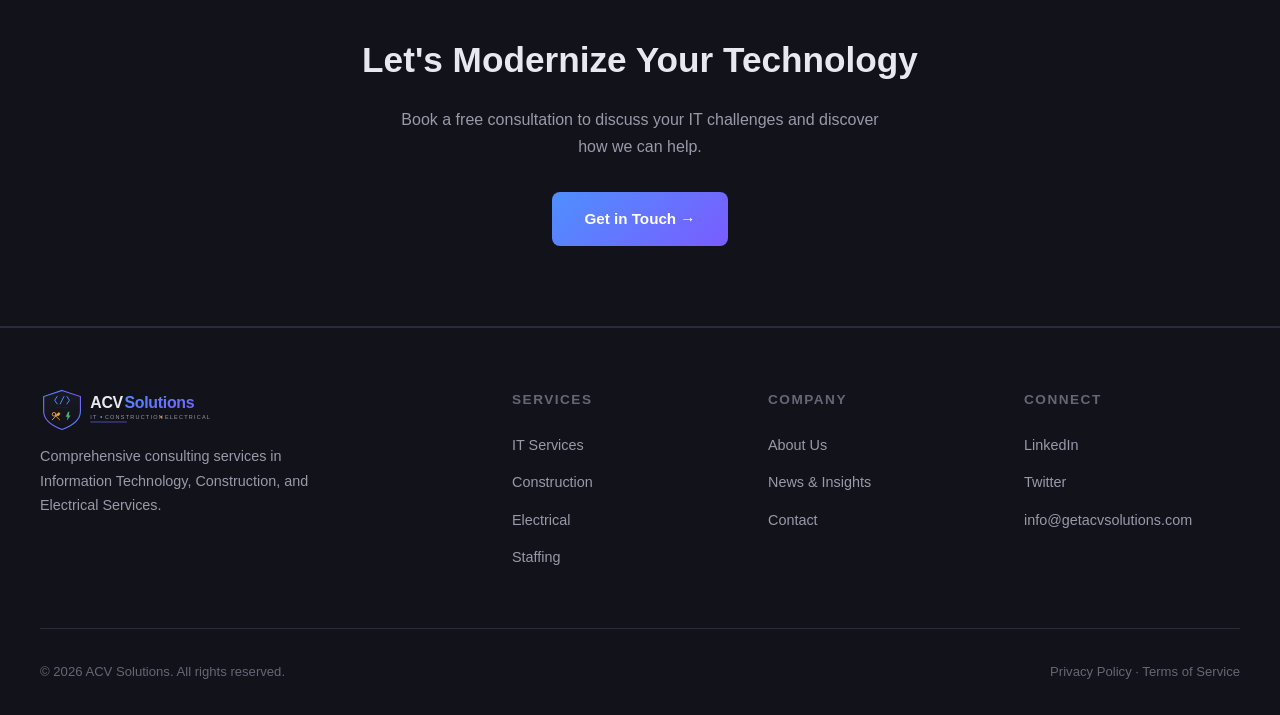
<file: it-services.html>
<!DOCTYPE html>
<html lang="en">
<head>
  <meta charset="UTF-8">
  <meta name="viewport" content="width=device-width, initial-scale=1.0">
  <title>Information Technology Services — ACV Solutions</title>
  <link rel="stylesheet" href="styles.css">
</head>
<body>

  <nav class="navbar">
    <div class="nav-container">
      <a href="index.html" class="nav-logo"><img src="logo.svg" alt="ACV Solutions"></a>
      <ul class="nav-links" id="navLinks">
        <li><a href="index.html">Home</a></li>
        <li class="nav-dropdown">
          <a href="#" class="active">Services</a>
          <div class="dropdown-menu">
            <a href="it-services.html" class="active">Information Technology</a>
            <a href="construction.html">Construction Services</a>
            <a href="electrical.html">Electrical Services</a>
          </div>
        </li>
        <li><a href="staffing.html">Staffing &amp; Recruitment</a></li>
        <li><a href="news.html">News &amp; Insights</a></li>
        <li><a href="about.html">About Us</a></li>
        <li><a href="contact.html" class="btn btn-primary" style="padding:10px 24px;font-size:0.85rem;">Contact Us</a></li>
      </ul>
      <button class="nav-toggle" id="navToggle" aria-label="Toggle menu">
        <span></span><span></span><span></span>
      </button>
    </div>
  </nav>

  <section class="page-hero">
    <h1>Information Technology Services</h1>
    <p>Strategic technology consulting to modernize your infrastructure, secure your data, and accelerate digital transformation.</p>
  </section>

  <!-- Overview -->
  <section class="section">
    <div class="container">
      <div class="service-detail">
        <div class="service-text">
          <h2>Cloud &amp; Infrastructure</h2>
          <p>We design, migrate, and manage cloud environments tailored to your business requirements. Whether you're moving to AWS, Azure, or a hybrid model, our team ensures a seamless transition with minimal downtime.</p>
          <ul class="service-list">
            <li>Cloud architecture design &amp; migration</li>
            <li>Hybrid and multi-cloud strategy</li>
            <li>Infrastructure-as-Code implementation</li>
            <li>Cost optimization and resource management</li>
            <li>24/7 managed cloud operations</li>
          </ul>
        </div>
        <div class="service-visual">☁</div>
      </div>
    </div>
  </section>

  <section class="section section-dark">
    <div class="container">
      <div class="service-detail reverse">
        <div class="service-text">
          <h2>Cybersecurity &amp; Compliance</h2>
          <p>Protect your organization with comprehensive security strategies that address today's evolving threat landscape. We provide end-to-end security consulting from assessment to implementation.</p>
          <ul class="service-list">
            <li>Security audits &amp; vulnerability assessments</li>
            <li>Zero-trust architecture implementation</li>
            <li>Regulatory compliance (SOC 2, HIPAA, PCI-DSS)</li>
            <li>Incident response planning &amp; execution</li>
            <li>Security awareness training programs</li>
          </ul>
        </div>
        <div class="service-visual">🛡</div>
      </div>
    </div>
  </section>

  <section class="section">
    <div class="container">
      <div class="service-detail">
        <div class="service-text">
          <h2>Digital Transformation</h2>
          <p>Reimagine your business processes with modern technology solutions. We help organizations embrace digital-first strategies that drive efficiency and competitive advantage.</p>
          <ul class="service-list">
            <li>Business process automation</li>
            <li>Enterprise software integration</li>
            <li>Data analytics &amp; business intelligence</li>
            <li>AI and machine learning strategy</li>
            <li>Custom application development</li>
          </ul>
        </div>
        <div class="service-visual">⚙</div>
      </div>
    </div>
  </section>

  <!-- Additional Services -->
  <section class="section section-dark">
    <div class="container">
      <div class="section-header">
        <span class="label">Full Spectrum IT</span>
        <h2>Additional IT Capabilities</h2>
      </div>
      <div class="features-grid">
        <div class="feature-item">
          <div class="feature-icon">◈</div>
          <div class="feature-text">
            <h4>Network Engineering</h4>
            <p>Design and deploy robust network architectures for enterprise environments.</p>
          </div>
        </div>
        <div class="feature-item">
          <div class="feature-icon">✦</div>
          <div class="feature-text">
            <h4>DevOps &amp; CI/CD</h4>
            <p>Streamline development workflows with automated build, test, and deployment pipelines.</p>
          </div>
        </div>
        <div class="feature-item">
          <div class="feature-icon">⬡</div>
          <div class="feature-text">
            <h4>IT Strategy &amp; Advisory</h4>
            <p>Align technology investments with business goals through strategic IT planning.</p>
          </div>
        </div>
        <div class="feature-item">
          <div class="feature-icon">◎</div>
          <div class="feature-text">
            <h4>Help Desk &amp; Support</h4>
            <p>Reliable managed support services to keep your operations running smoothly.</p>
          </div>
        </div>
        <div class="feature-item">
          <div class="feature-icon">△</div>
          <div class="feature-text">
            <h4>Data Management</h4>
            <p>Database design, migration, and optimization for high-performance data operations.</p>
          </div>
        </div>
        <div class="feature-item">
          <div class="feature-icon">◇</div>
          <div class="feature-text">
            <h4>Disaster Recovery</h4>
            <p>Business continuity planning with tested recovery strategies and failover systems.</p>
          </div>
        </div>
      </div>
    </div>
  </section>

  <section class="cta-section">
    <h2>Let's Modernize Your Technology</h2>
    <p>Book a free consultation to discuss your IT challenges and discover how we can help.</p>
    <a href="contact.html" class="btn btn-primary">Get in Touch →</a>
  </section>

  <footer class="footer">
    <div class="footer-grid">
      <div class="footer-brand">
        <div class="nav-logo footer-logo"><img src="logo.svg" alt="ACV Solutions"></div>
        <p>Comprehensive consulting services in Information Technology, Construction, and Electrical Services.</p>
      </div>
      <div>
        <h4>Services</h4>
        <ul class="footer-links">
          <li><a href="it-services.html">IT Services</a></li>
          <li><a href="construction.html">Construction</a></li>
          <li><a href="electrical.html">Electrical</a></li>
          <li><a href="staffing.html">Staffing</a></li>
        </ul>
      </div>
      <div>
        <h4>Company</h4>
        <ul class="footer-links">
          <li><a href="about.html">About Us</a></li>
          <li><a href="news.html">News &amp; Insights</a></li>
          <li><a href="contact.html">Contact</a></li>
        </ul>
      </div>
      <div>
        <h4>Connect</h4>
        <ul class="footer-links">
          <li><a href="#">LinkedIn</a></li>
          <li><a href="#">Twitter</a></li>
          <li><a href="mailto:info@getacvsolutions.com">info@getacvsolutions.com</a></li>
        </ul>
      </div>
    </div>
    <div class="footer-bottom">
      <span>&copy; 2026 ACV Solutions. All rights reserved.</span>
      <span>Privacy Policy &middot; Terms of Service</span>
    </div>
  </footer>

  <script>
    document.getElementById('navToggle').addEventListener('click', function() {
      document.getElementById('navLinks').classList.toggle('open');
    });
  </script>
</body>
</html>
</file>
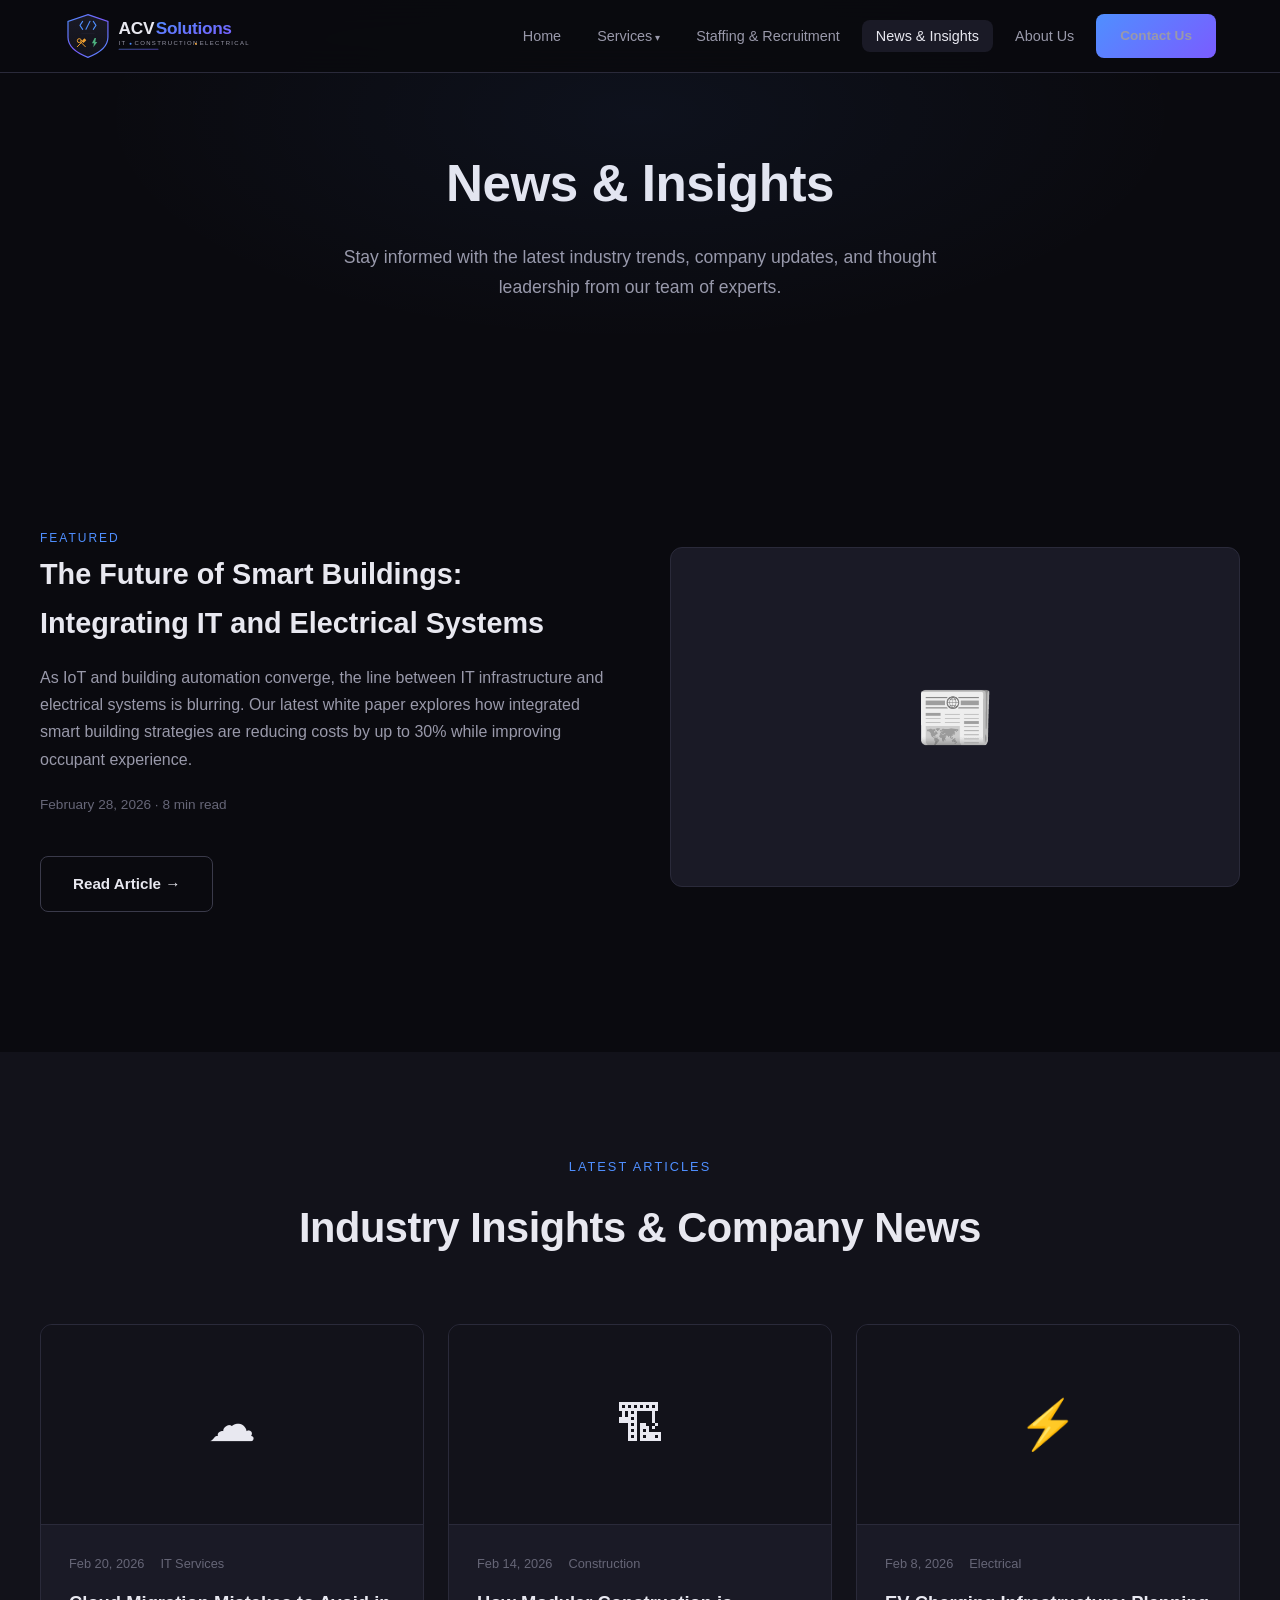
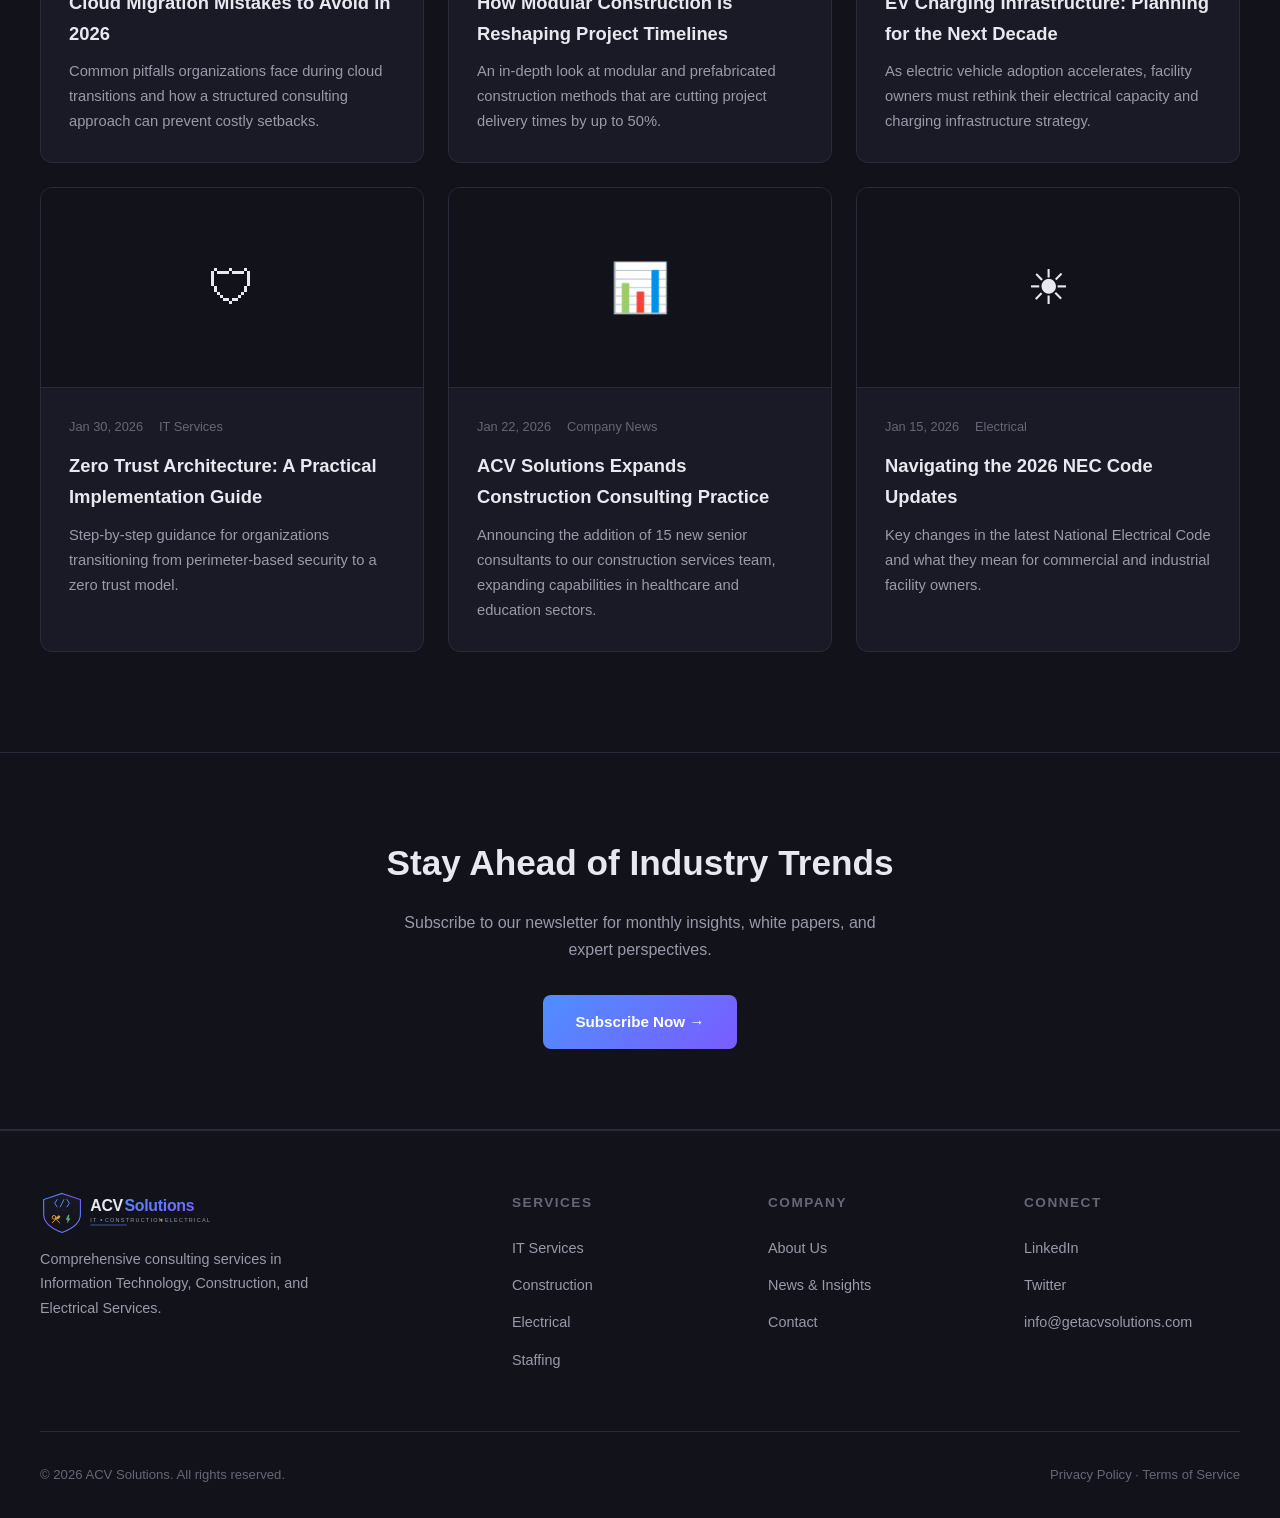
<file: news.html>
<!DOCTYPE html>
<html lang="en">
<head>
  <meta charset="UTF-8">
  <meta name="viewport" content="width=device-width, initial-scale=1.0">
  <title>News &amp; Insights — ACV Solutions</title>
  <link rel="stylesheet" href="styles.css">
</head>
<body>

  <nav class="navbar">
    <div class="nav-container">
      <a href="index.html" class="nav-logo"><img src="logo.svg" alt="ACV Solutions"></a>
      <ul class="nav-links" id="navLinks">
        <li><a href="index.html">Home</a></li>
        <li class="nav-dropdown">
          <a href="#">Services</a>
          <div class="dropdown-menu">
            <a href="it-services.html">Information Technology</a>
            <a href="construction.html">Construction Services</a>
            <a href="electrical.html">Electrical Services</a>
          </div>
        </li>
        <li><a href="staffing.html">Staffing &amp; Recruitment</a></li>
        <li><a href="news.html" class="active">News &amp; Insights</a></li>
        <li><a href="about.html">About Us</a></li>
        <li><a href="contact.html" class="btn btn-primary" style="padding:10px 24px;font-size:0.85rem;">Contact Us</a></li>
      </ul>
      <button class="nav-toggle" id="navToggle" aria-label="Toggle menu">
        <span></span><span></span><span></span>
      </button>
    </div>
  </nav>

  <section class="page-hero">
    <h1>News &amp; Insights</h1>
    <p>Stay informed with the latest industry trends, company updates, and thought leadership from our team of experts.</p>
  </section>

  <!-- Featured Article -->
  <section class="section">
    <div class="container">
      <div class="service-detail">
        <div class="service-text">
          <span class="label" style="font-size:0.75rem;color:var(--accent);letter-spacing:2px;text-transform:uppercase;">Featured</span>
          <h2>The Future of Smart Buildings: Integrating IT and Electrical Systems</h2>
          <p>As IoT and building automation converge, the line between IT infrastructure and electrical systems is blurring. Our latest white paper explores how integrated smart building strategies are reducing costs by up to 30% while improving occupant experience.</p>
          <p style="font-size:0.85rem;color:var(--text-muted);margin-top:8px;">February 28, 2026 &middot; 8 min read</p>
          <a href="#" class="btn btn-secondary" style="margin-top:20px;">Read Article →</a>
        </div>
        <div class="service-visual">📰</div>
      </div>
    </div>
  </section>

  <!-- News Grid -->
  <section class="section section-dark">
    <div class="container">
      <div class="section-header">
        <span class="label">Latest Articles</span>
        <h2>Industry Insights &amp; Company News</h2>
      </div>
      <div class="card-grid">
        <div class="news-card">
          <div class="news-thumb">☁</div>
          <div class="news-body">
            <div class="news-meta">
              <span>Feb 20, 2026</span>
              <span>IT Services</span>
            </div>
            <h3>Cloud Migration Mistakes to Avoid in 2026</h3>
            <p>Common pitfalls organizations face during cloud transitions and how a structured consulting approach can prevent costly setbacks.</p>
          </div>
        </div>
        <div class="news-card">
          <div class="news-thumb">🏗</div>
          <div class="news-body">
            <div class="news-meta">
              <span>Feb 14, 2026</span>
              <span>Construction</span>
            </div>
            <h3>How Modular Construction is Reshaping Project Timelines</h3>
            <p>An in-depth look at modular and prefabricated construction methods that are cutting project delivery times by up to 50%.</p>
          </div>
        </div>
        <div class="news-card">
          <div class="news-thumb">⚡</div>
          <div class="news-body">
            <div class="news-meta">
              <span>Feb 8, 2026</span>
              <span>Electrical</span>
            </div>
            <h3>EV Charging Infrastructure: Planning for the Next Decade</h3>
            <p>As electric vehicle adoption accelerates, facility owners must rethink their electrical capacity and charging infrastructure strategy.</p>
          </div>
        </div>
        <div class="news-card">
          <div class="news-thumb">🛡</div>
          <div class="news-body">
            <div class="news-meta">
              <span>Jan 30, 2026</span>
              <span>IT Services</span>
            </div>
            <h3>Zero Trust Architecture: A Practical Implementation Guide</h3>
            <p>Step-by-step guidance for organizations transitioning from perimeter-based security to a zero trust model.</p>
          </div>
        </div>
        <div class="news-card">
          <div class="news-thumb">📊</div>
          <div class="news-body">
            <div class="news-meta">
              <span>Jan 22, 2026</span>
              <span>Company News</span>
            </div>
            <h3>ACV Solutions Expands Construction Consulting Practice</h3>
            <p>Announcing the addition of 15 new senior consultants to our construction services team, expanding capabilities in healthcare and education sectors.</p>
          </div>
        </div>
        <div class="news-card">
          <div class="news-thumb">☀</div>
          <div class="news-body">
            <div class="news-meta">
              <span>Jan 15, 2026</span>
              <span>Electrical</span>
            </div>
            <h3>Navigating the 2026 NEC Code Updates</h3>
            <p>Key changes in the latest National Electrical Code and what they mean for commercial and industrial facility owners.</p>
          </div>
        </div>
      </div>
    </div>
  </section>

  <!-- Newsletter CTA -->
  <section class="cta-section">
    <h2>Stay Ahead of Industry Trends</h2>
    <p>Subscribe to our newsletter for monthly insights, white papers, and expert perspectives.</p>
    <a href="contact.html" class="btn btn-primary">Subscribe Now →</a>
  </section>

  <footer class="footer">
    <div class="footer-grid">
      <div class="footer-brand">
        <div class="nav-logo footer-logo"><img src="logo.svg" alt="ACV Solutions"></div>
        <p>Comprehensive consulting services in Information Technology, Construction, and Electrical Services.</p>
      </div>
      <div>
        <h4>Services</h4>
        <ul class="footer-links">
          <li><a href="it-services.html">IT Services</a></li>
          <li><a href="construction.html">Construction</a></li>
          <li><a href="electrical.html">Electrical</a></li>
          <li><a href="staffing.html">Staffing</a></li>
        </ul>
      </div>
      <div>
        <h4>Company</h4>
        <ul class="footer-links">
          <li><a href="about.html">About Us</a></li>
          <li><a href="news.html">News &amp; Insights</a></li>
          <li><a href="contact.html">Contact</a></li>
        </ul>
      </div>
      <div>
        <h4>Connect</h4>
        <ul class="footer-links">
          <li><a href="#">LinkedIn</a></li>
          <li><a href="#">Twitter</a></li>
          <li><a href="mailto:info@getacvsolutions.com">info@getacvsolutions.com</a></li>
        </ul>
      </div>
    </div>
    <div class="footer-bottom">
      <span>&copy; 2026 ACV Solutions. All rights reserved.</span>
      <span>Privacy Policy &middot; Terms of Service</span>
    </div>
  </footer>

  <script>
    document.getElementById('navToggle').addEventListener('click', function() {
      document.getElementById('navLinks').classList.toggle('open');
    });
  </script>
</body>
</html>
</file>
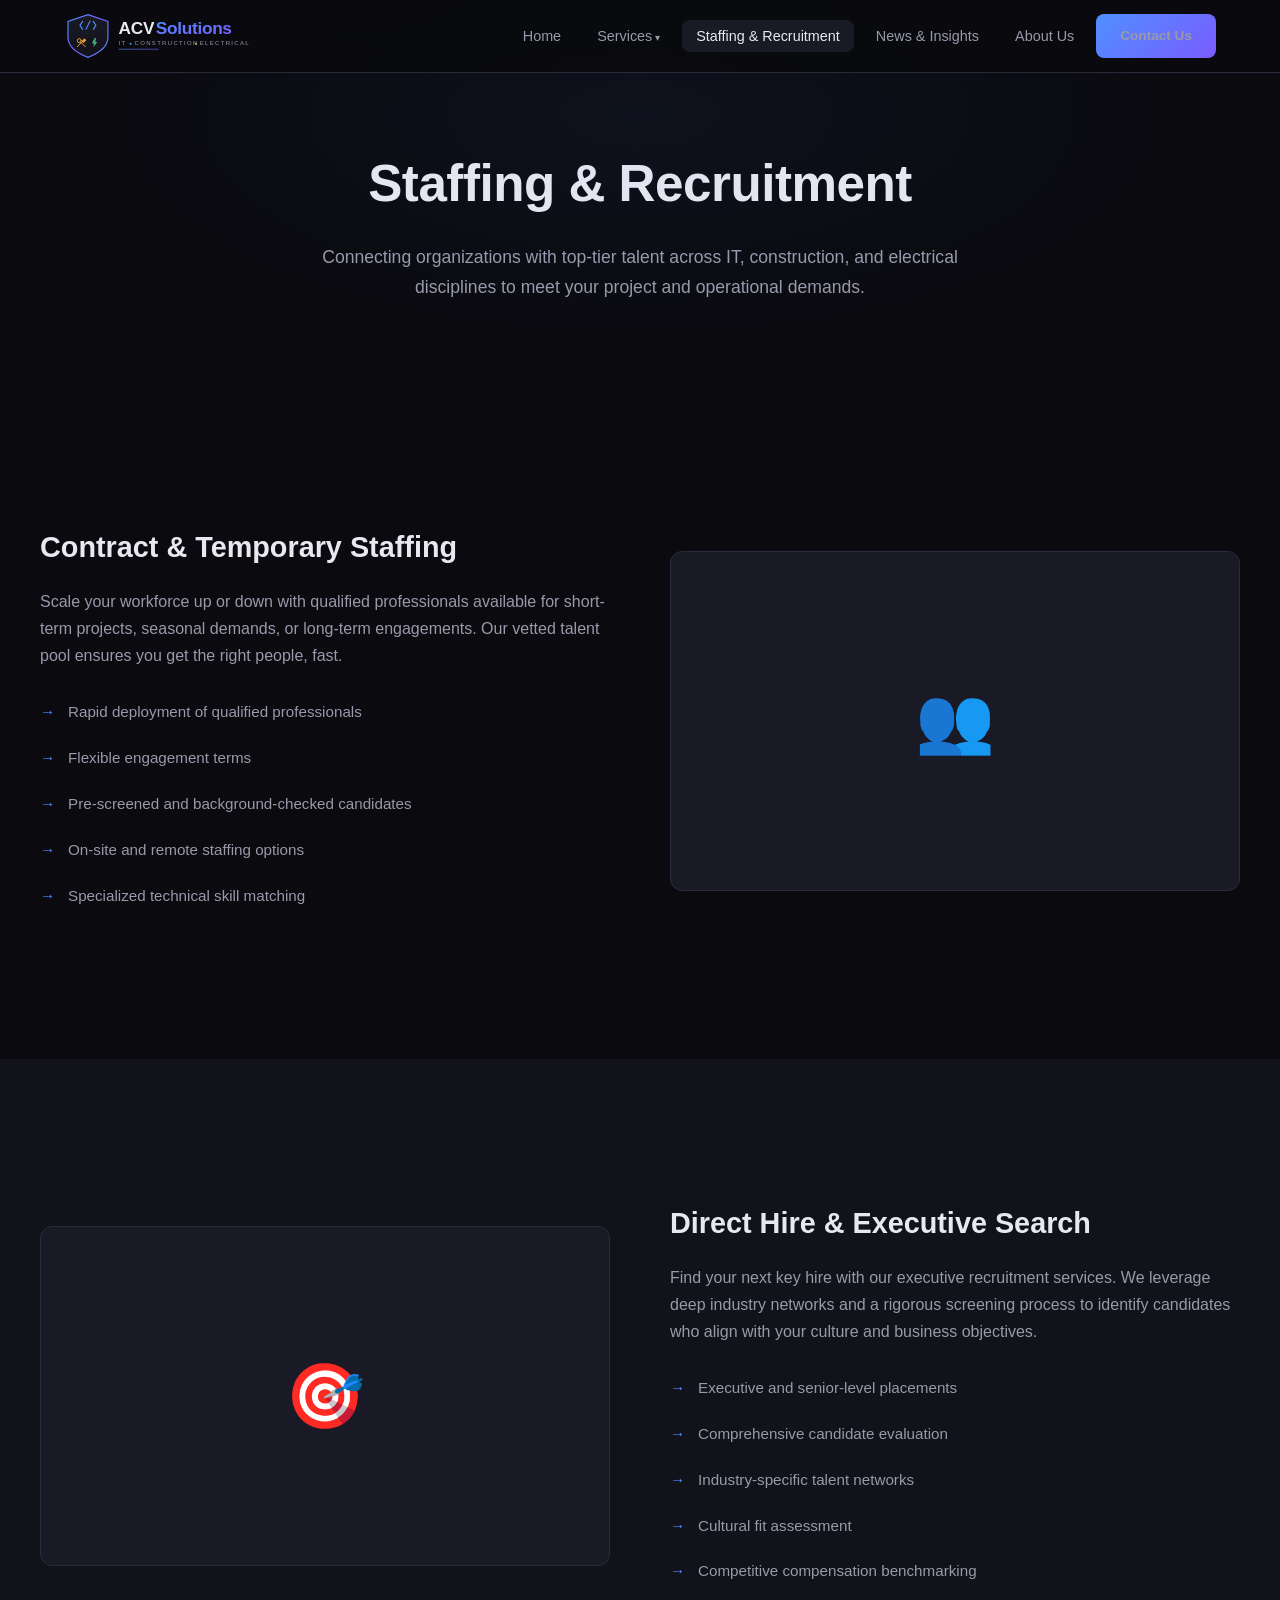
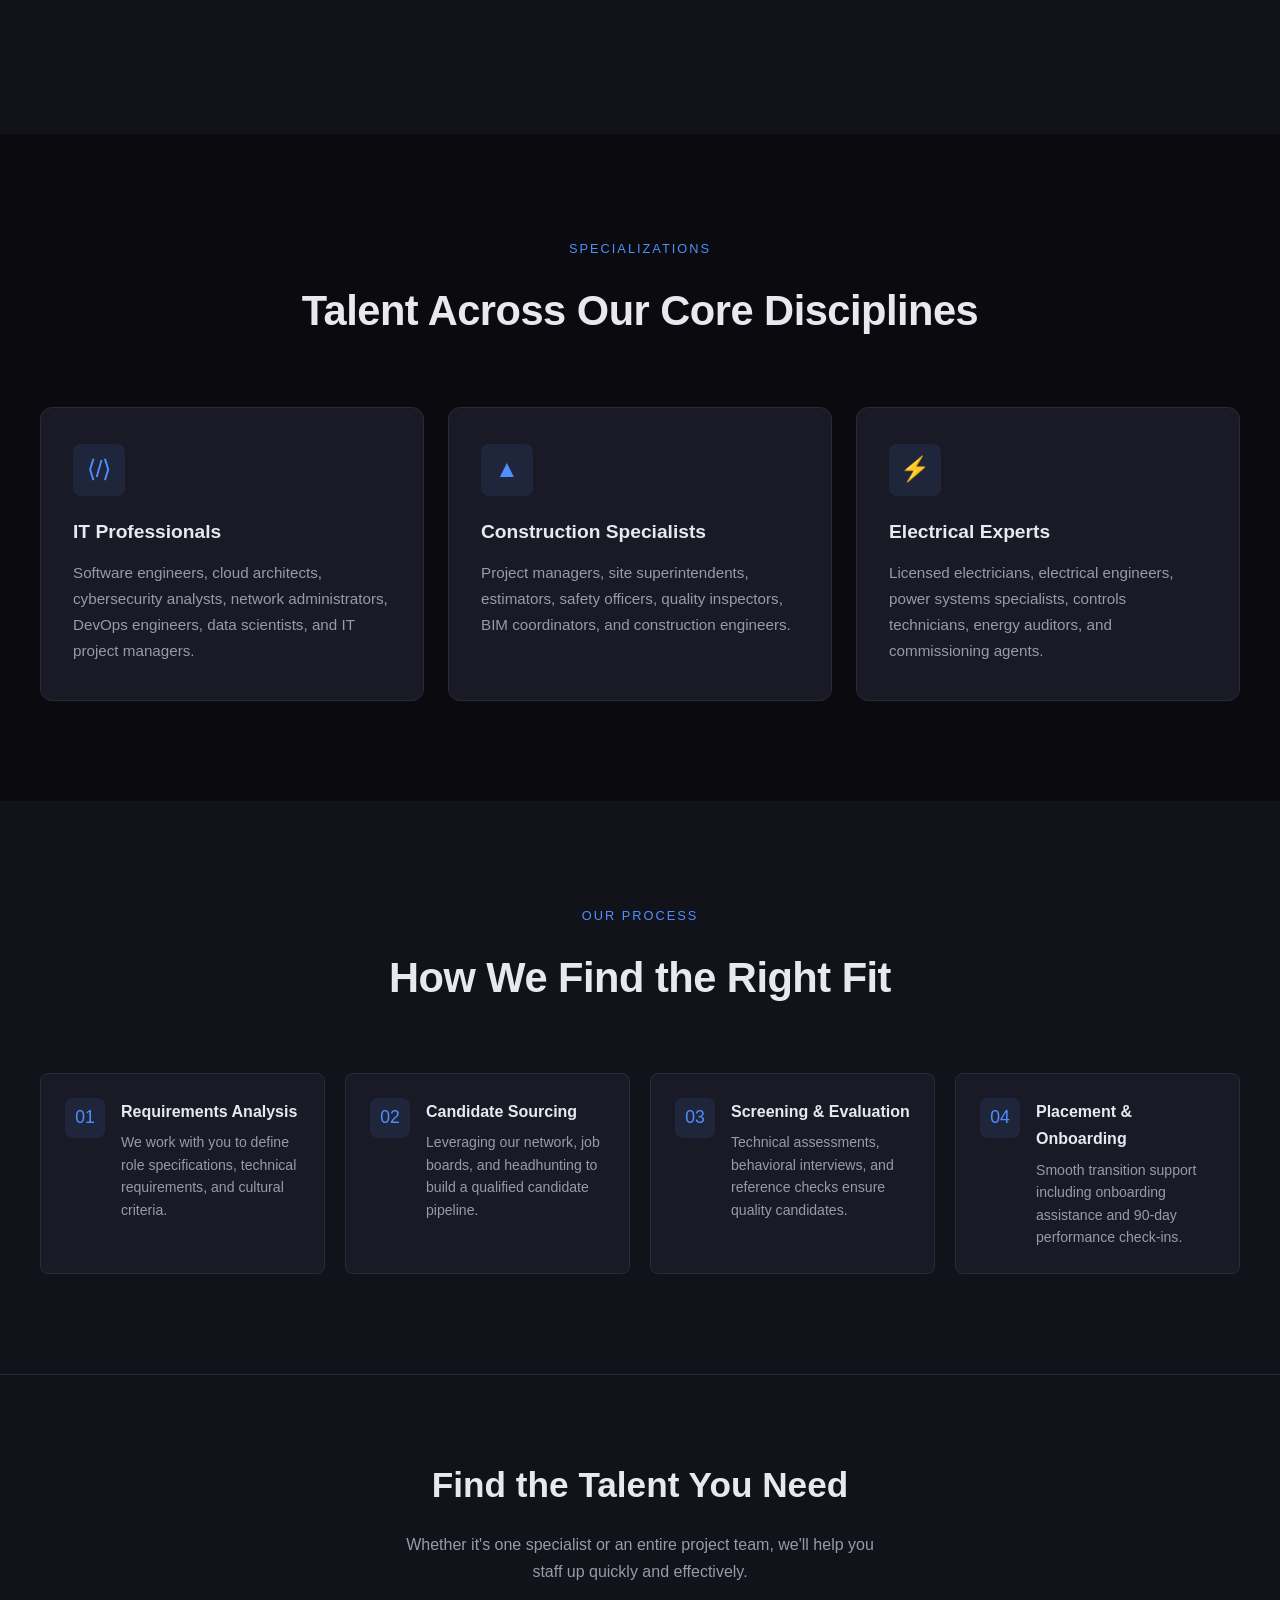
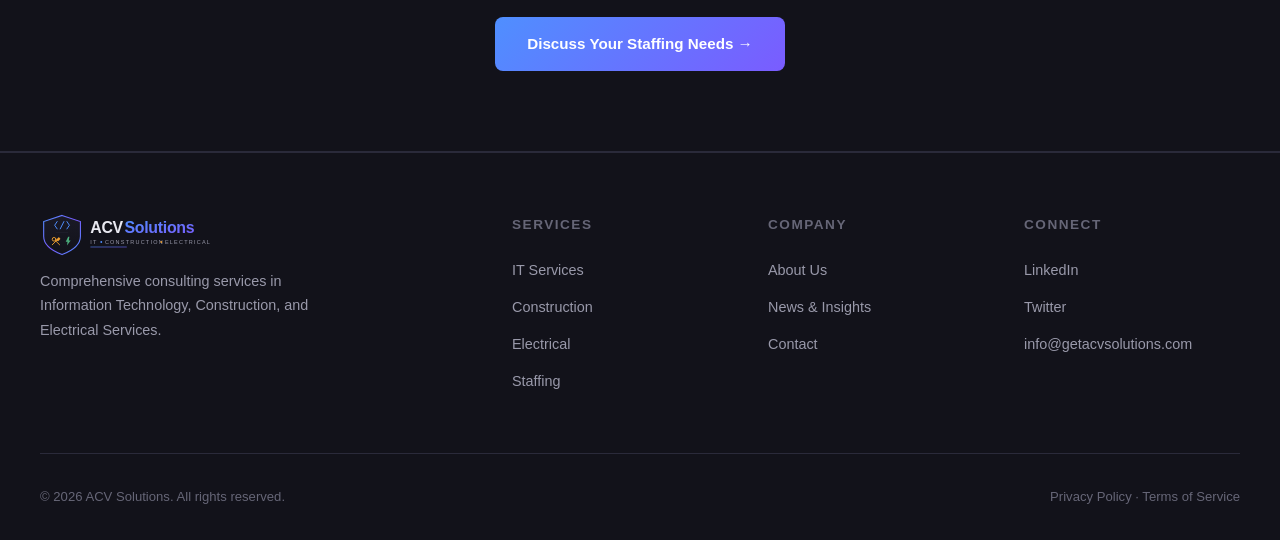
<file: staffing.html>
<!DOCTYPE html>
<html lang="en">
<head>
  <meta charset="UTF-8">
  <meta name="viewport" content="width=device-width, initial-scale=1.0">
  <title>Staffing &amp; Recruitment — ACV Solutions</title>
  <link rel="stylesheet" href="styles.css">
</head>
<body>

  <nav class="navbar">
    <div class="nav-container">
      <a href="index.html" class="nav-logo"><img src="logo.svg" alt="ACV Solutions"></a>
      <ul class="nav-links" id="navLinks">
        <li><a href="index.html">Home</a></li>
        <li class="nav-dropdown">
          <a href="#">Services</a>
          <div class="dropdown-menu">
            <a href="it-services.html">Information Technology</a>
            <a href="construction.html">Construction Services</a>
            <a href="electrical.html">Electrical Services</a>
          </div>
        </li>
        <li><a href="staffing.html" class="active">Staffing &amp; Recruitment</a></li>
        <li><a href="news.html">News &amp; Insights</a></li>
        <li><a href="about.html">About Us</a></li>
        <li><a href="contact.html" class="btn btn-primary" style="padding:10px 24px;font-size:0.85rem;">Contact Us</a></li>
      </ul>
      <button class="nav-toggle" id="navToggle" aria-label="Toggle menu">
        <span></span><span></span><span></span>
      </button>
    </div>
  </nav>

  <section class="page-hero">
    <h1>Staffing &amp; Recruitment</h1>
    <p>Connecting organizations with top-tier talent across IT, construction, and electrical disciplines to meet your project and operational demands.</p>
  </section>

  <section class="section">
    <div class="container">
      <div class="service-detail">
        <div class="service-text">
          <h2>Contract &amp; Temporary Staffing</h2>
          <p>Scale your workforce up or down with qualified professionals available for short-term projects, seasonal demands, or long-term engagements. Our vetted talent pool ensures you get the right people, fast.</p>
          <ul class="service-list">
            <li>Rapid deployment of qualified professionals</li>
            <li>Flexible engagement terms</li>
            <li>Pre-screened and background-checked candidates</li>
            <li>On-site and remote staffing options</li>
            <li>Specialized technical skill matching</li>
          </ul>
        </div>
        <div class="service-visual">👥</div>
      </div>
    </div>
  </section>

  <section class="section section-dark">
    <div class="container">
      <div class="service-detail reverse">
        <div class="service-text">
          <h2>Direct Hire &amp; Executive Search</h2>
          <p>Find your next key hire with our executive recruitment services. We leverage deep industry networks and a rigorous screening process to identify candidates who align with your culture and business objectives.</p>
          <ul class="service-list">
            <li>Executive and senior-level placements</li>
            <li>Comprehensive candidate evaluation</li>
            <li>Industry-specific talent networks</li>
            <li>Cultural fit assessment</li>
            <li>Competitive compensation benchmarking</li>
          </ul>
        </div>
        <div class="service-visual">🎯</div>
      </div>
    </div>
  </section>

  <section class="section">
    <div class="container">
      <div class="section-header">
        <span class="label">Specializations</span>
        <h2>Talent Across Our Core Disciplines</h2>
      </div>
      <div class="card-grid">
        <div class="card">
          <div class="card-icon">⟨/⟩</div>
          <h3>IT Professionals</h3>
          <p>Software engineers, cloud architects, cybersecurity analysts, network administrators, DevOps engineers, data scientists, and IT project managers.</p>
        </div>
        <div class="card">
          <div class="card-icon">▲</div>
          <h3>Construction Specialists</h3>
          <p>Project managers, site superintendents, estimators, safety officers, quality inspectors, BIM coordinators, and construction engineers.</p>
        </div>
        <div class="card">
          <div class="card-icon">⚡</div>
          <h3>Electrical Experts</h3>
          <p>Licensed electricians, electrical engineers, power systems specialists, controls technicians, energy auditors, and commissioning agents.</p>
        </div>
      </div>
    </div>
  </section>

  <!-- Process -->
  <section class="section section-dark">
    <div class="container">
      <div class="section-header">
        <span class="label">Our Process</span>
        <h2>How We Find the Right Fit</h2>
      </div>
      <div class="features-grid">
        <div class="feature-item">
          <div class="feature-icon">01</div>
          <div class="feature-text">
            <h4>Requirements Analysis</h4>
            <p>We work with you to define role specifications, technical requirements, and cultural criteria.</p>
          </div>
        </div>
        <div class="feature-item">
          <div class="feature-icon">02</div>
          <div class="feature-text">
            <h4>Candidate Sourcing</h4>
            <p>Leveraging our network, job boards, and headhunting to build a qualified candidate pipeline.</p>
          </div>
        </div>
        <div class="feature-item">
          <div class="feature-icon">03</div>
          <div class="feature-text">
            <h4>Screening &amp; Evaluation</h4>
            <p>Technical assessments, behavioral interviews, and reference checks ensure quality candidates.</p>
          </div>
        </div>
        <div class="feature-item">
          <div class="feature-icon">04</div>
          <div class="feature-text">
            <h4>Placement &amp; Onboarding</h4>
            <p>Smooth transition support including onboarding assistance and 90-day performance check-ins.</p>
          </div>
        </div>
      </div>
    </div>
  </section>

  <section class="cta-section">
    <h2>Find the Talent You Need</h2>
    <p>Whether it's one specialist or an entire project team, we'll help you staff up quickly and effectively.</p>
    <a href="contact.html" class="btn btn-primary">Discuss Your Staffing Needs →</a>
  </section>

  <footer class="footer">
    <div class="footer-grid">
      <div class="footer-brand">
        <div class="nav-logo footer-logo"><img src="logo.svg" alt="ACV Solutions"></div>
        <p>Comprehensive consulting services in Information Technology, Construction, and Electrical Services.</p>
      </div>
      <div>
        <h4>Services</h4>
        <ul class="footer-links">
          <li><a href="it-services.html">IT Services</a></li>
          <li><a href="construction.html">Construction</a></li>
          <li><a href="electrical.html">Electrical</a></li>
          <li><a href="staffing.html">Staffing</a></li>
        </ul>
      </div>
      <div>
        <h4>Company</h4>
        <ul class="footer-links">
          <li><a href="about.html">About Us</a></li>
          <li><a href="news.html">News &amp; Insights</a></li>
          <li><a href="contact.html">Contact</a></li>
        </ul>
      </div>
      <div>
        <h4>Connect</h4>
        <ul class="footer-links">
          <li><a href="#">LinkedIn</a></li>
          <li><a href="#">Twitter</a></li>
          <li><a href="mailto:info@getacvsolutions.com">info@getacvsolutions.com</a></li>
        </ul>
      </div>
    </div>
    <div class="footer-bottom">
      <span>&copy; 2026 ACV Solutions. All rights reserved.</span>
      <span>Privacy Policy &middot; Terms of Service</span>
    </div>
  </footer>

  <script>
    document.getElementById('navToggle').addEventListener('click', function() {
      document.getElementById('navLinks').classList.toggle('open');
    });
  </script>
</body>
</html>
</file>
<file: styles.css>
/* ===== ACV Solutions - Global Styles ===== */
:root {
  --bg-primary: #0a0a0f;
  --bg-secondary: #12121a;
  --bg-card: #1a1a26;
  --bg-card-hover: #22222f;
  --accent: #4f8fff;
  --accent-light: #7aadff;
  --accent-dark: #2a6edb;
  --text-primary: #e8e8f0;
  --text-secondary: #9999aa;
  --text-muted: #666677;
  --border: #2a2a3a;
  --border-light: #3a3a4a;
  --success: #4caf7d;
  --warning: #f0a030;
  --gradient-1: linear-gradient(135deg, #4f8fff 0%, #7a5cff 100%);
  --gradient-2: linear-gradient(135deg, #0a0a0f 0%, #1a1a2e 100%);
  --shadow: 0 4px 24px rgba(0,0,0,0.4);
  --shadow-lg: 0 8px 40px rgba(0,0,0,0.6);
  --radius: 12px;
  --radius-sm: 8px;
  --transition: 0.3s ease;
  --max-width: 1200px;
}

*, *::before, *::after {
  margin: 0;
  padding: 0;
  box-sizing: border-box;
}

html {
  scroll-behavior: smooth;
}

body {
  font-family: 'Segoe UI', -apple-system, BlinkMacSystemFont, 'Helvetica Neue', Arial, sans-serif;
  background: var(--bg-primary);
  color: var(--text-primary);
  line-height: 1.7;
  -webkit-font-smoothing: antialiased;
}

a {
  color: var(--accent);
  text-decoration: none;
  transition: color var(--transition);
}
a:hover {
  color: var(--accent-light);
}

img {
  max-width: 100%;
  display: block;
}

/* ===== NAVIGATION ===== */
.navbar {
  position: fixed;
  top: 0;
  left: 0;
  width: 100%;
  z-index: 1000;
  background: rgba(10, 10, 15, 0.92);
  backdrop-filter: blur(16px);
  border-bottom: 1px solid var(--border);
  transition: background var(--transition);
}

.nav-container {
  max-width: var(--max-width);
  margin: 0 auto;
  padding: 0 24px;
  display: flex;
  align-items: center;
  justify-content: space-between;
  height: 72px;
}

.nav-logo {
  display: flex;
  align-items: center;
}
.nav-logo img {
  height: 48px;
  width: auto;
}
.footer-logo img {
  height: 44px;
  width: auto;
}

.nav-links {
  display: flex;
  list-style: none;
  gap: 8px;
  align-items: center;
}

.nav-links a {
  color: var(--text-secondary);
  font-size: 0.9rem;
  padding: 8px 14px;
  border-radius: var(--radius-sm);
  transition: all var(--transition);
  white-space: nowrap;
}
.nav-links a:hover,
.nav-links a.active {
  color: var(--text-primary);
  background: var(--bg-card);
}

/* Dropdown */
.nav-dropdown {
  position: relative;
}
.nav-dropdown > a::after {
  content: ' ▾';
  font-size: 0.7em;
}
.dropdown-menu {
  display: none;
  position: absolute;
  top: 100%;
  left: 0;
  background: var(--bg-card);
  border: 1px solid var(--border);
  border-radius: var(--radius-sm);
  min-width: 220px;
  padding: 8px 0;
  box-shadow: var(--shadow-lg);
}
.dropdown-menu a {
  display: block;
  padding: 10px 20px;
  font-size: 0.88rem;
  border-radius: 0;
}
.dropdown-menu a:hover {
  background: var(--bg-card-hover);
}
.nav-dropdown:hover .dropdown-menu {
  display: block;
}

/* Mobile menu */
.nav-toggle {
  display: none;
  background: none;
  border: none;
  cursor: pointer;
  padding: 8px;
}
.nav-toggle span {
  display: block;
  width: 24px;
  height: 2px;
  background: var(--text-primary);
  margin: 6px 0;
  transition: all var(--transition);
  border-radius: 2px;
}

/* ===== HERO ===== */
.hero {
  min-height: 90vh;
  display: flex;
  align-items: center;
  justify-content: center;
  text-align: center;
  padding: 120px 24px 80px;
  position: relative;
  overflow: hidden;
}
.hero::before {
  content: '';
  position: absolute;
  inset: 0;
  background: radial-gradient(ellipse at 50% 30%, rgba(79,143,255,0.08) 0%, transparent 70%);
  pointer-events: none;
}
.hero-content {
  max-width: 800px;
  position: relative;
  z-index: 1;
}
.hero-badge {
  display: inline-block;
  padding: 6px 16px;
  border: 1px solid var(--border-light);
  border-radius: 50px;
  font-size: 0.82rem;
  color: var(--accent);
  margin-bottom: 28px;
  letter-spacing: 1px;
  text-transform: uppercase;
}
.hero h1 {
  font-size: clamp(2.4rem, 5.5vw, 4rem);
  font-weight: 700;
  line-height: 1.15;
  margin-bottom: 24px;
  letter-spacing: -1px;
}
.hero h1 .highlight {
  background: var(--gradient-1);
  -webkit-background-clip: text;
  -webkit-text-fill-color: transparent;
  background-clip: text;
}
.hero p {
  font-size: 1.15rem;
  color: var(--text-secondary);
  max-width: 600px;
  margin: 0 auto 40px;
  line-height: 1.8;
}

/* ===== BUTTONS ===== */
.btn {
  display: inline-flex;
  align-items: center;
  gap: 8px;
  padding: 14px 32px;
  border-radius: var(--radius-sm);
  font-size: 0.95rem;
  font-weight: 600;
  cursor: pointer;
  transition: all var(--transition);
  border: none;
  text-decoration: none;
}
.btn-primary {
  background: var(--gradient-1);
  color: #fff;
}
.btn-primary:hover {
  transform: translateY(-2px);
  box-shadow: 0 8px 24px rgba(79,143,255,0.3);
  color: #fff;
}
.btn-secondary {
  background: transparent;
  border: 1px solid var(--border-light);
  color: var(--text-primary);
}
.btn-secondary:hover {
  border-color: var(--accent);
  color: var(--accent);
  background: rgba(79,143,255,0.05);
}
.btn-group {
  display: flex;
  gap: 16px;
  justify-content: center;
  flex-wrap: wrap;
}

/* ===== SECTIONS ===== */
.section {
  padding: 100px 24px;
}
.section-dark {
  background: var(--bg-secondary);
}
.container {
  max-width: var(--max-width);
  margin: 0 auto;
}
.section-header {
  text-align: center;
  margin-bottom: 60px;
}
.section-header .label {
  display: inline-block;
  font-size: 0.8rem;
  color: var(--accent);
  text-transform: uppercase;
  letter-spacing: 2px;
  margin-bottom: 16px;
}
.section-header h2 {
  font-size: clamp(1.8rem, 3.5vw, 2.6rem);
  font-weight: 700;
  letter-spacing: -0.5px;
  margin-bottom: 16px;
}
.section-header p {
  color: var(--text-secondary);
  max-width: 600px;
  margin: 0 auto;
  font-size: 1.05rem;
}

/* ===== CARDS ===== */
.card-grid {
  display: grid;
  grid-template-columns: repeat(auto-fill, minmax(320px, 1fr));
  gap: 24px;
}
.card {
  background: var(--bg-card);
  border: 1px solid var(--border);
  border-radius: var(--radius);
  padding: 36px 32px;
  transition: all var(--transition);
}
.card:hover {
  border-color: var(--accent);
  transform: translateY(-4px);
  box-shadow: var(--shadow);
}
.card-icon {
  width: 52px;
  height: 52px;
  border-radius: var(--radius-sm);
  background: rgba(79,143,255,0.1);
  display: flex;
  align-items: center;
  justify-content: center;
  font-size: 1.5rem;
  margin-bottom: 20px;
  color: var(--accent);
}
.card h3 {
  font-size: 1.2rem;
  margin-bottom: 12px;
  font-weight: 600;
}
.card p {
  color: var(--text-secondary);
  font-size: 0.95rem;
  line-height: 1.7;
}
.card-link {
  display: inline-flex;
  align-items: center;
  gap: 6px;
  margin-top: 20px;
  font-size: 0.9rem;
  color: var(--accent);
  font-weight: 500;
}
.card-link:hover {
  gap: 10px;
}

/* ===== STATS ===== */
.stats-row {
  display: grid;
  grid-template-columns: repeat(auto-fit, minmax(200px, 1fr));
  gap: 32px;
  padding: 60px 0;
}
.stat {
  text-align: center;
}
.stat-number {
  font-size: 2.8rem;
  font-weight: 700;
  color: var(--accent);
  line-height: 1;
  margin-bottom: 8px;
}
.stat-label {
  font-size: 0.9rem;
  color: var(--text-secondary);
}

/* ===== PAGE HERO (inner pages) ===== */
.page-hero {
  padding: 140px 24px 80px;
  text-align: center;
  position: relative;
  overflow: hidden;
}
.page-hero::before {
  content: '';
  position: absolute;
  inset: 0;
  background: radial-gradient(ellipse at 50% 30%, rgba(79,143,255,0.06) 0%, transparent 60%);
  pointer-events: none;
}
.page-hero h1 {
  font-size: clamp(2rem, 4.5vw, 3.2rem);
  font-weight: 700;
  margin-bottom: 16px;
  letter-spacing: -0.5px;
}
.page-hero p {
  color: var(--text-secondary);
  font-size: 1.1rem;
  max-width: 650px;
  margin: 0 auto;
}

/* ===== SERVICE DETAIL ===== */
.service-detail {
  display: grid;
  grid-template-columns: 1fr 1fr;
  gap: 60px;
  align-items: center;
  padding: 40px 0;
}
.service-detail.reverse {
  direction: rtl;
}
.service-detail.reverse > * {
  direction: ltr;
}
.service-text h2 {
  font-size: 1.8rem;
  font-weight: 700;
  margin-bottom: 16px;
}
.service-text p {
  color: var(--text-secondary);
  margin-bottom: 20px;
  font-size: 1rem;
}
.service-list {
  list-style: none;
  padding: 0;
}
.service-list li {
  padding: 10px 0;
  padding-left: 28px;
  position: relative;
  color: var(--text-secondary);
  font-size: 0.95rem;
}
.service-list li::before {
  content: '→';
  position: absolute;
  left: 0;
  color: var(--accent);
  font-weight: 700;
}
.service-visual {
  background: var(--bg-card);
  border: 1px solid var(--border);
  border-radius: var(--radius);
  height: 340px;
  display: flex;
  align-items: center;
  justify-content: center;
  font-size: 4rem;
}

/* ===== FEATURES LIST ===== */
.features-grid {
  display: grid;
  grid-template-columns: repeat(auto-fill, minmax(280px, 1fr));
  gap: 20px;
}
.feature-item {
  display: flex;
  gap: 16px;
  padding: 24px;
  border-radius: var(--radius-sm);
  background: var(--bg-card);
  border: 1px solid var(--border);
  transition: all var(--transition);
}
.feature-item:hover {
  border-color: var(--border-light);
}
.feature-icon {
  flex-shrink: 0;
  width: 40px;
  height: 40px;
  border-radius: 8px;
  background: rgba(79,143,255,0.1);
  display: flex;
  align-items: center;
  justify-content: center;
  color: var(--accent);
  font-size: 1.1rem;
}
.feature-text h4 {
  font-size: 1rem;
  margin-bottom: 6px;
}
.feature-text p {
  font-size: 0.88rem;
  color: var(--text-secondary);
  line-height: 1.6;
}

/* ===== NEWS CARDS ===== */
.news-card {
  background: var(--bg-card);
  border: 1px solid var(--border);
  border-radius: var(--radius);
  overflow: hidden;
  transition: all var(--transition);
}
.news-card:hover {
  border-color: var(--accent);
  transform: translateY(-4px);
  box-shadow: var(--shadow);
}
.news-thumb {
  height: 200px;
  background: var(--bg-secondary);
  display: flex;
  align-items: center;
  justify-content: center;
  font-size: 3rem;
  border-bottom: 1px solid var(--border);
}
.news-body {
  padding: 28px;
}
.news-meta {
  font-size: 0.8rem;
  color: var(--text-muted);
  margin-bottom: 12px;
  display: flex;
  gap: 16px;
}
.news-body h3 {
  font-size: 1.15rem;
  margin-bottom: 10px;
  font-weight: 600;
}
.news-body p {
  font-size: 0.92rem;
  color: var(--text-secondary);
  line-height: 1.7;
}

/* ===== TEAM ===== */
.team-grid {
  display: grid;
  grid-template-columns: repeat(3, 1fr);
  gap: 24px;
  max-width: 1000px;
  margin: 0 auto;
}
.team-card {
  text-align: center;
  padding: 40px 24px;
  background: var(--bg-card);
  border: 1px solid var(--border);
  border-radius: var(--radius);
  transition: all var(--transition);
}
.team-card:hover {
  border-color: var(--border-light);
}
.team-avatar {
  width: 110px;
  height: 110px;
  border-radius: 50%;
  background: rgba(79,143,255,0.12);
  margin: 0 auto 20px;
  display: flex;
  align-items: center;
  justify-content: center;
  font-size: 2rem;
  color: var(--accent);
  overflow: hidden;
  border: 2px solid var(--border-light);
}
.team-avatar img {
  width: 100%;
  height: 100%;
  object-fit: cover;
}
.team-card h4 {
  font-size: 1.05rem;
  margin-bottom: 4px;
}
.team-card .role {
  font-size: 0.85rem;
  color: var(--accent);
  margin-bottom: 12px;
}
.team-card p {
  font-size: 0.88rem;
  color: var(--text-secondary);
}
.team-card .linkedin-link {
  display: inline-flex;
  align-items: center;
  gap: 6px;
  margin-top: 14px;
  font-size: 0.85rem;
  color: var(--accent);
  font-weight: 500;
  padding: 6px 14px;
  border: 1px solid var(--border);
  border-radius: 50px;
  transition: all var(--transition);
}
.team-card .linkedin-link:hover {
  border-color: var(--accent);
  background: rgba(79,143,255,0.08);
  color: var(--accent-light);
}
.team-card .linkedin-link svg {
  width: 16px;
  height: 16px;
  fill: currentColor;
}

/* ===== CTA ===== */
.cta-section {
  padding: 80px 24px;
  text-align: center;
  background: var(--bg-secondary);
  border-top: 1px solid var(--border);
  border-bottom: 1px solid var(--border);
}
.cta-section h2 {
  font-size: clamp(1.6rem, 3vw, 2.2rem);
  margin-bottom: 16px;
}
.cta-section p {
  color: var(--text-secondary);
  max-width: 500px;
  margin: 0 auto 32px;
}

/* ===== CONTACT FORM ===== */
.contact-grid {
  display: grid;
  grid-template-columns: 1fr 1fr;
  gap: 60px;
}
.form-group {
  margin-bottom: 20px;
}
.form-group label {
  display: block;
  font-size: 0.88rem;
  color: var(--text-secondary);
  margin-bottom: 8px;
}
.form-group input,
.form-group textarea,
.form-group select {
  width: 100%;
  padding: 14px 16px;
  background: var(--bg-card);
  border: 1px solid var(--border);
  border-radius: var(--radius-sm);
  color: var(--text-primary);
  font-size: 0.95rem;
  font-family: inherit;
  transition: border-color var(--transition);
}
.form-group input:focus,
.form-group textarea:focus,
.form-group select:focus {
  outline: none;
  border-color: var(--accent);
}
.form-group textarea {
  resize: vertical;
  min-height: 140px;
}
.contact-info-block {
  margin-bottom: 32px;
}
.contact-info-block h3 {
  font-size: 1.1rem;
  margin-bottom: 8px;
}
.contact-info-block p {
  color: var(--text-secondary);
  font-size: 0.95rem;
}

/* ===== FOOTER ===== */
.footer {
  background: var(--bg-secondary);
  border-top: 1px solid var(--border);
  padding: 60px 24px 32px;
}
.footer-grid {
  max-width: var(--max-width);
  margin: 0 auto;
  display: grid;
  grid-template-columns: 2fr 1fr 1fr 1fr;
  gap: 40px;
  margin-bottom: 48px;
}
.footer-brand p {
  color: var(--text-secondary);
  font-size: 0.9rem;
  margin-top: 12px;
  max-width: 280px;
}
.footer h4 {
  font-size: 0.85rem;
  text-transform: uppercase;
  letter-spacing: 1.5px;
  color: var(--text-muted);
  margin-bottom: 20px;
}
.footer-links {
  list-style: none;
}
.footer-links li {
  margin-bottom: 10px;
}
.footer-links a {
  color: var(--text-secondary);
  font-size: 0.9rem;
}
.footer-links a:hover {
  color: var(--text-primary);
}
.footer-bottom {
  max-width: var(--max-width);
  margin: 0 auto;
  padding-top: 32px;
  border-top: 1px solid var(--border);
  display: flex;
  justify-content: space-between;
  align-items: center;
  font-size: 0.82rem;
  color: var(--text-muted);
}

/* ===== RESPONSIVE ===== */
@media (max-width: 992px) {
  .nav-links {
    display: none;
    position: fixed;
    top: 72px;
    left: 0;
    width: 100%;
    background: var(--bg-primary);
    border-bottom: 1px solid var(--border);
    flex-direction: column;
    padding: 16px 24px;
    gap: 4px;
    max-height: calc(100vh - 72px);
    overflow-y: auto;
  }
  .nav-links.open {
    display: flex;
  }
  .nav-links a {
    padding: 12px 16px;
    width: 100%;
  }
  .nav-toggle {
    display: block;
  }
  .nav-dropdown > a::after {
    content: '';
  }
  .dropdown-menu {
    position: static;
    display: block;
    box-shadow: none;
    border: none;
    background: transparent;
    padding-left: 16px;
    min-width: auto;
  }
  .service-detail,
  .service-detail.reverse {
    grid-template-columns: 1fr;
    gap: 32px;
    direction: ltr;
  }
  .team-grid {
    grid-template-columns: 1fr;
    max-width: 400px;
  }
  .contact-grid {
    grid-template-columns: 1fr;
  }
  .footer-grid {
    grid-template-columns: 1fr 1fr;
  }
}

@media (max-width: 600px) {
  .hero {
    min-height: 80vh;
    padding: 120px 20px 60px;
  }
  .section {
    padding: 60px 20px;
  }
  .card-grid {
    grid-template-columns: 1fr;
  }
  .stats-row {
    grid-template-columns: 1fr 1fr;
  }
  .footer-grid {
    grid-template-columns: 1fr;
  }
  .footer-bottom {
    flex-direction: column;
    gap: 8px;
    text-align: center;
  }
}
</file>
